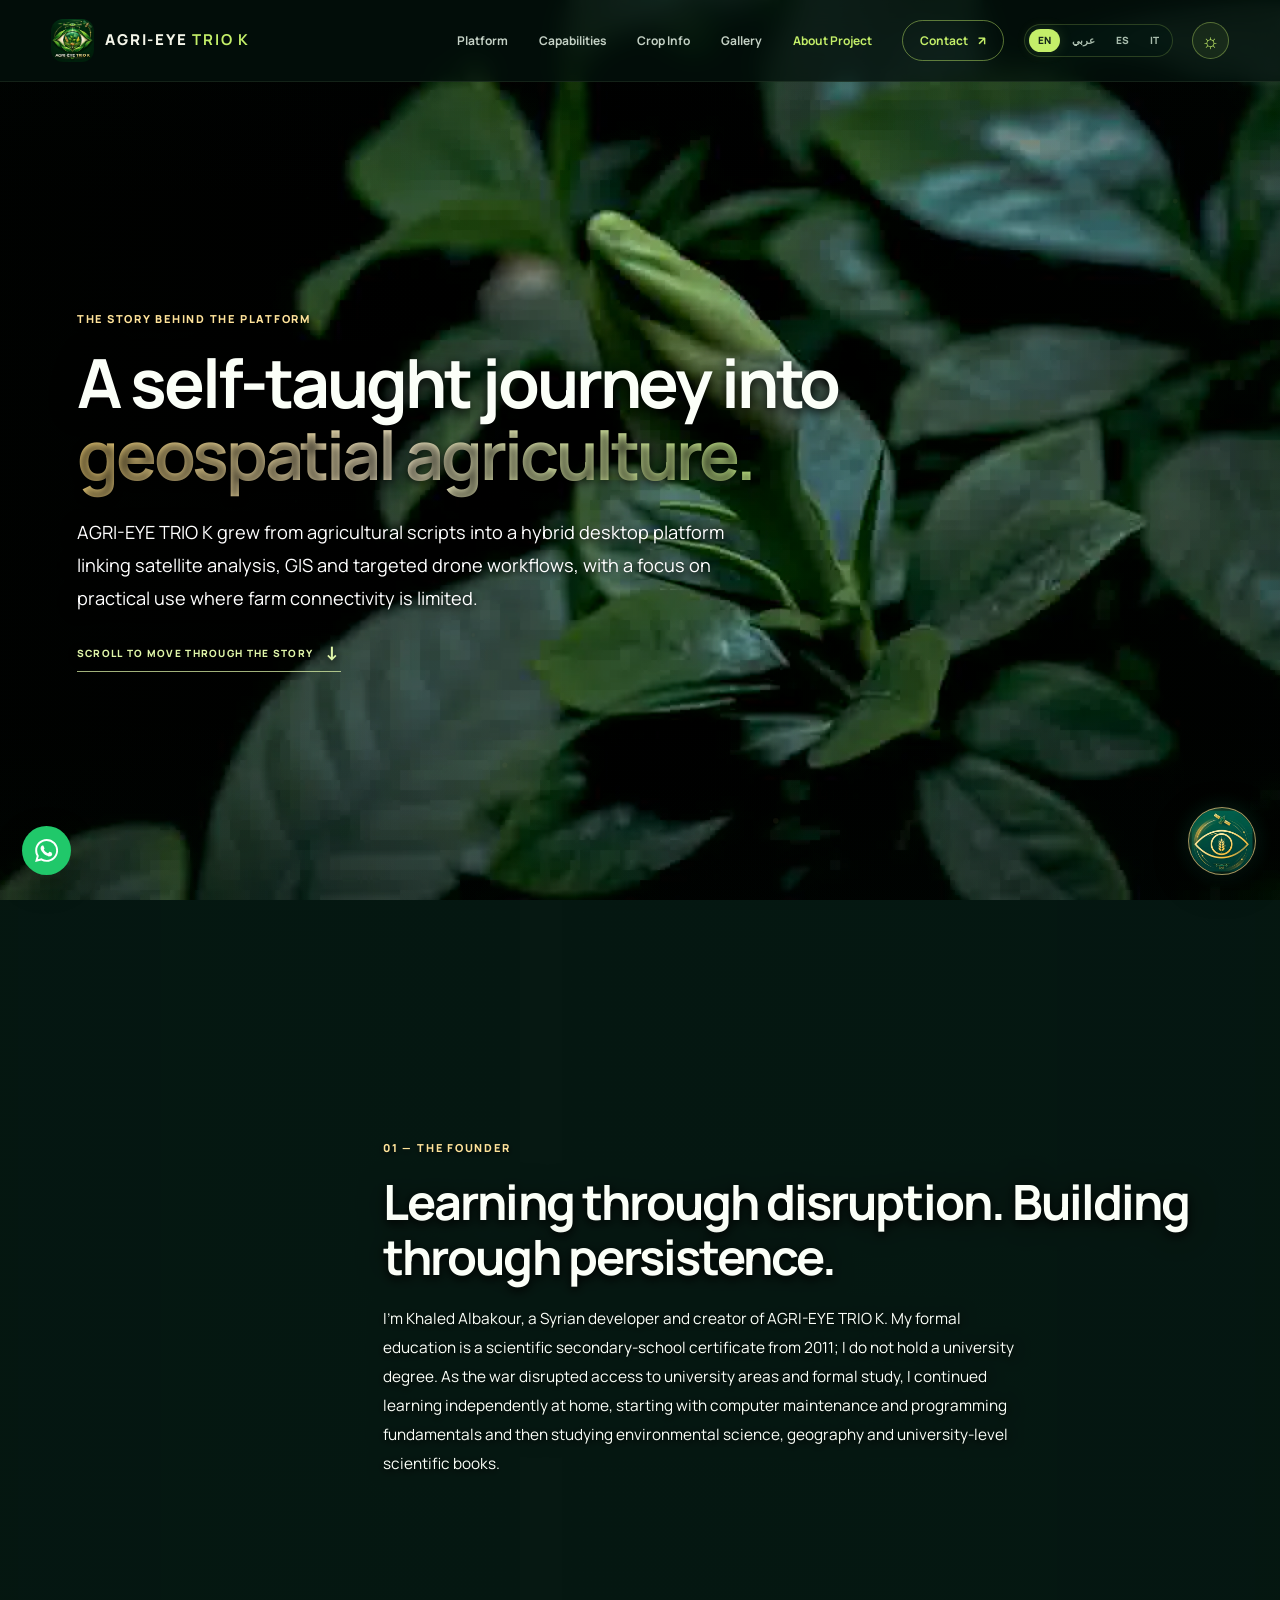
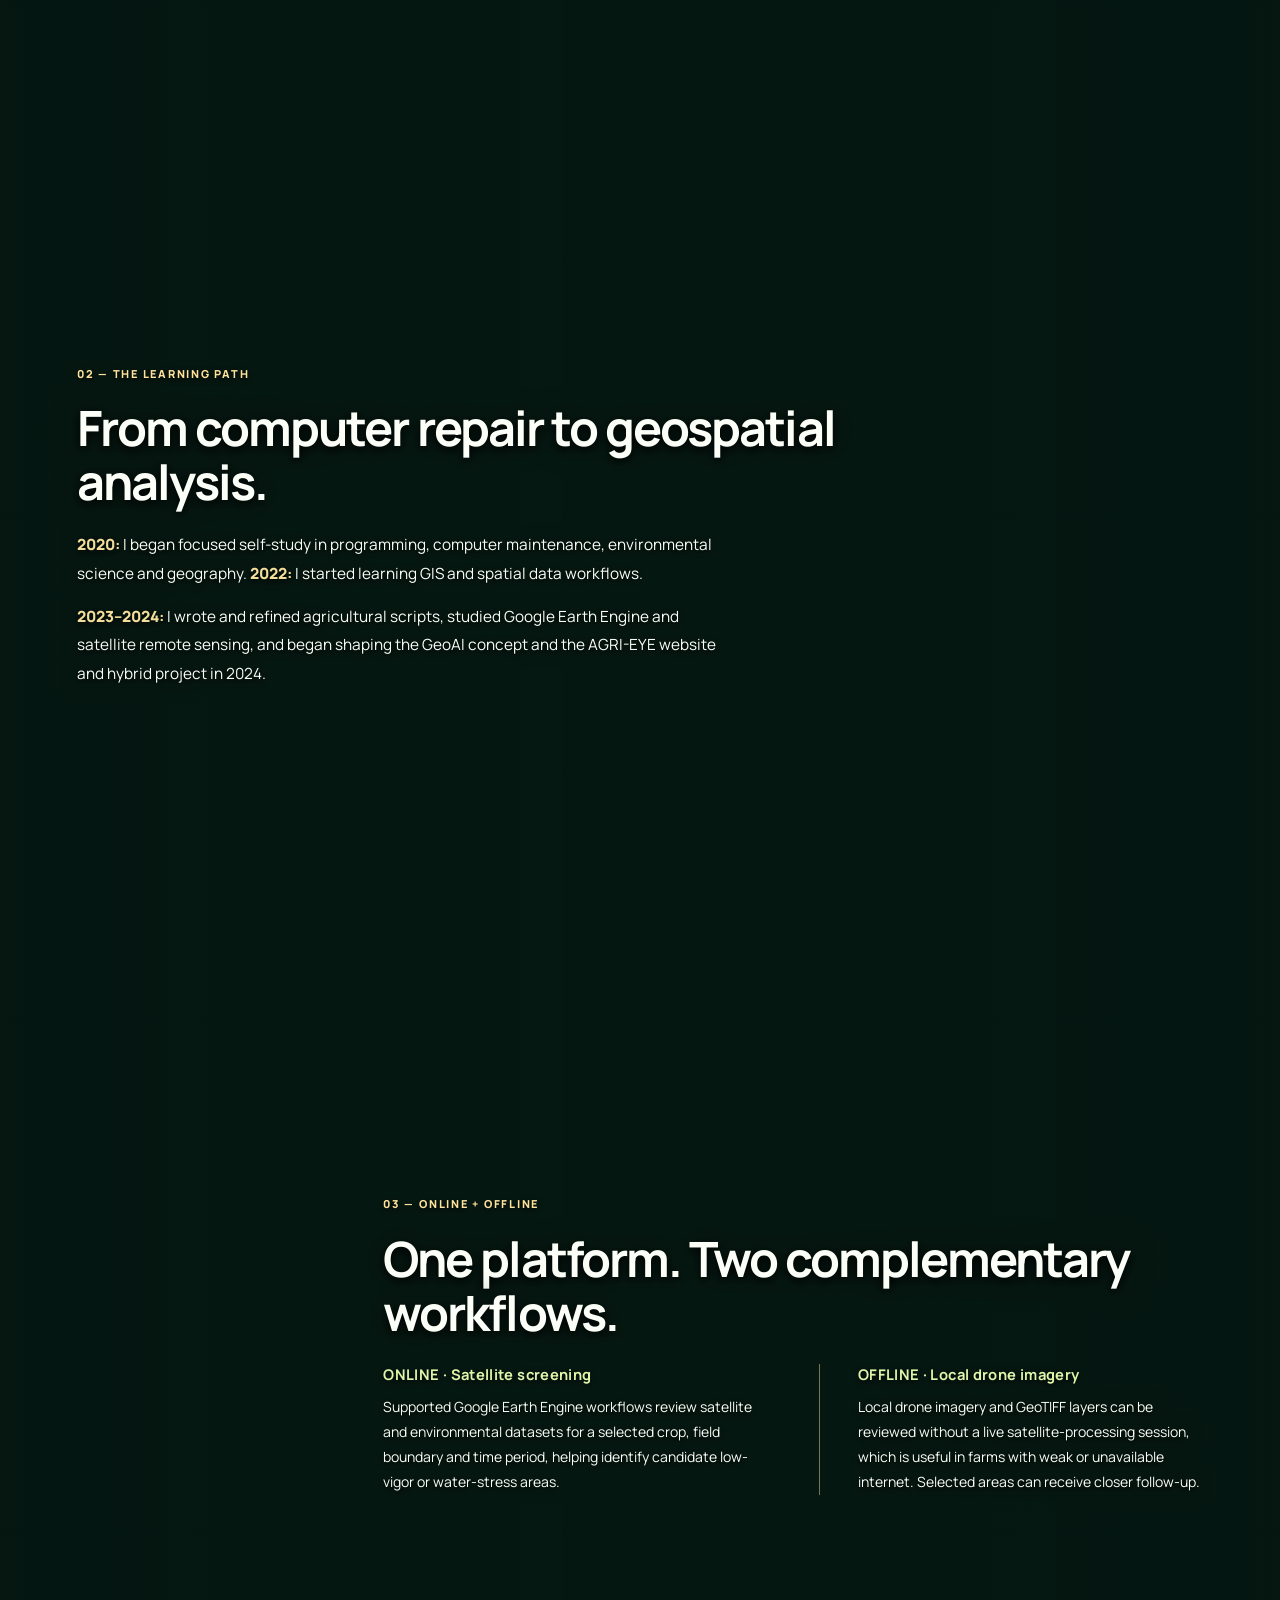
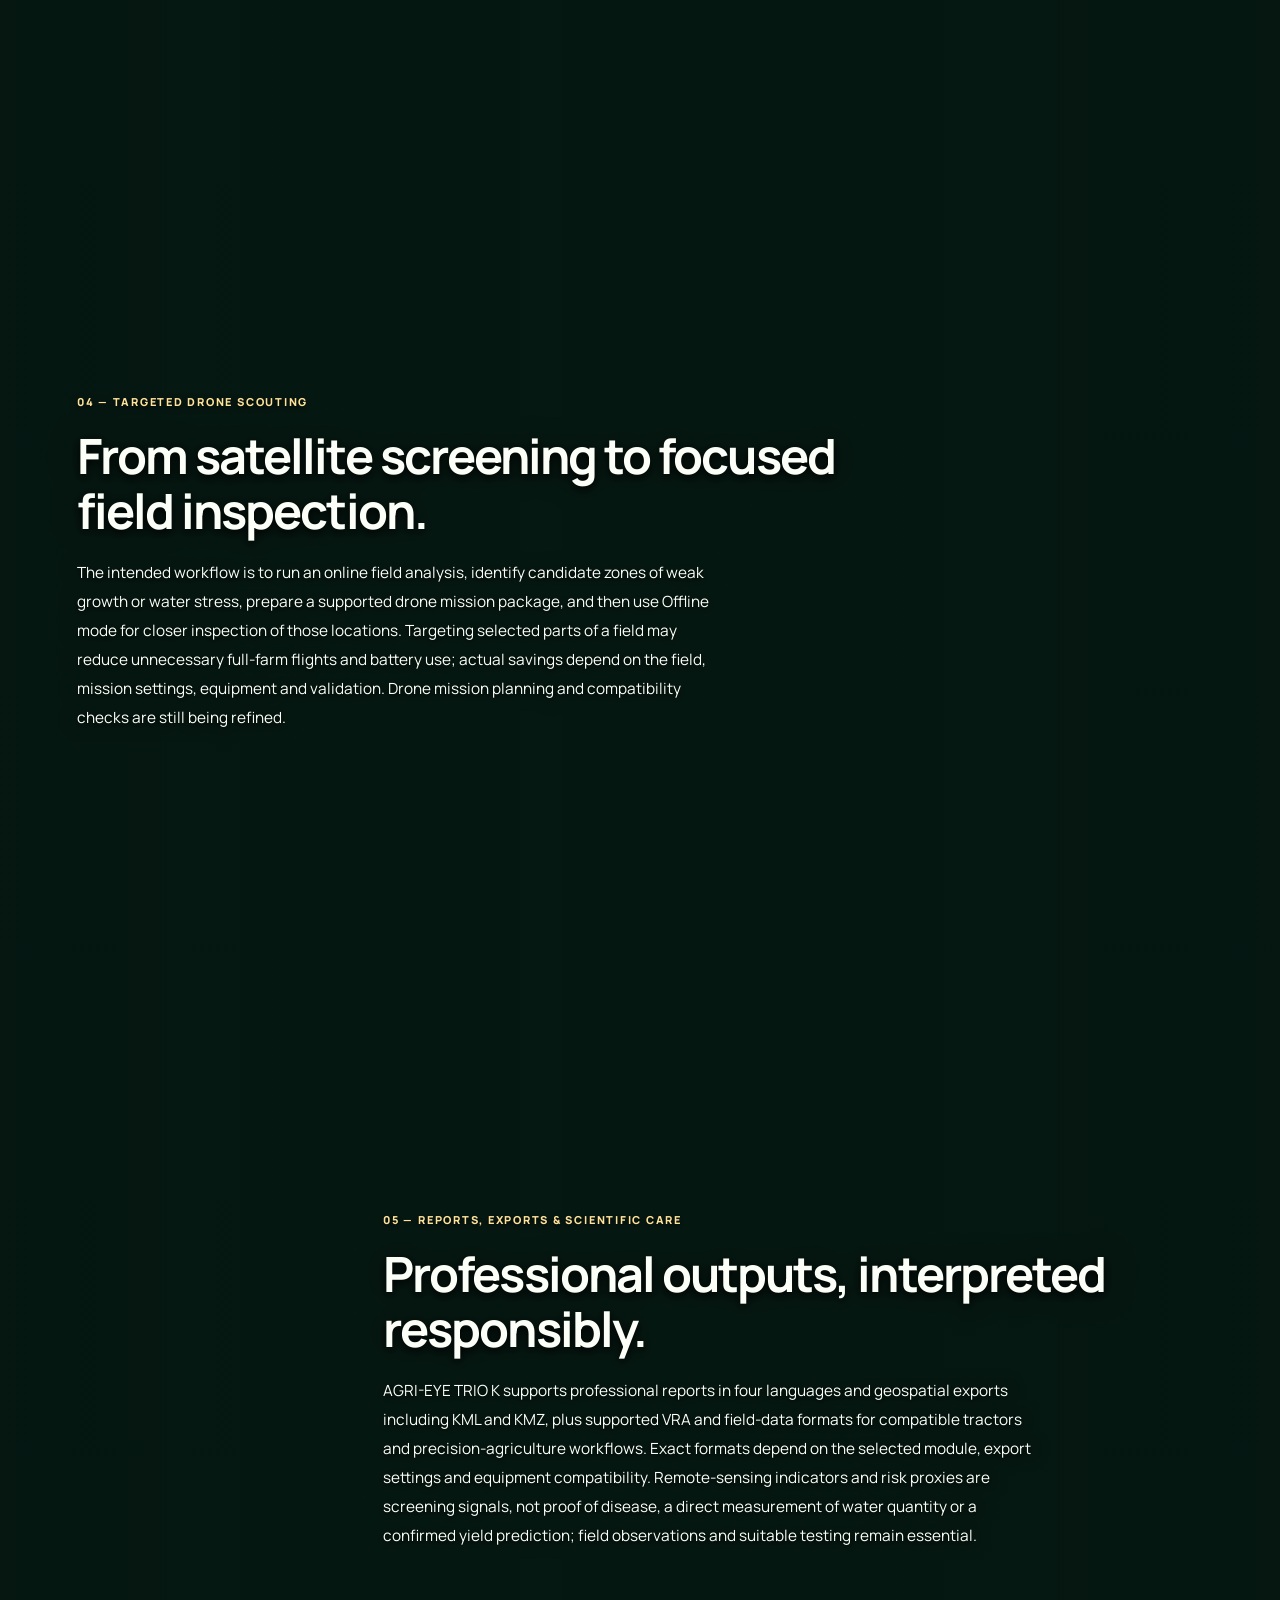
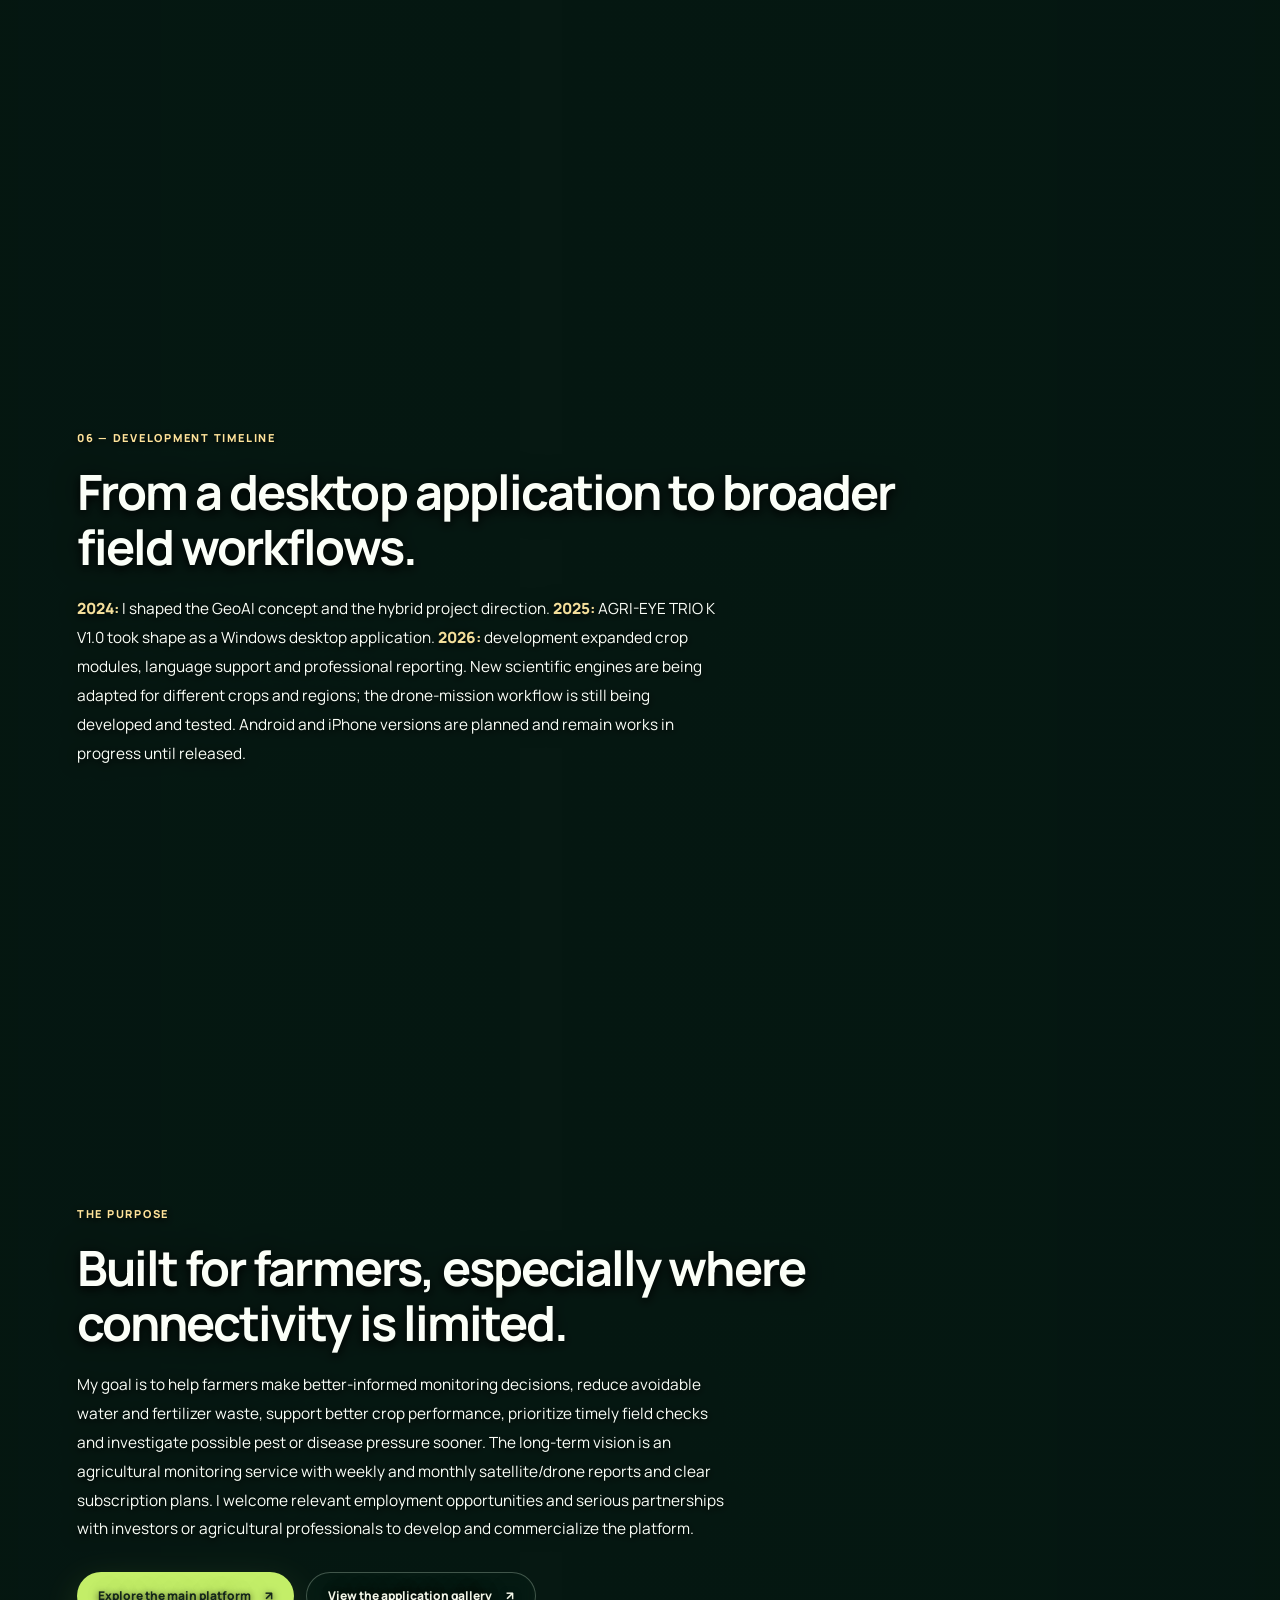
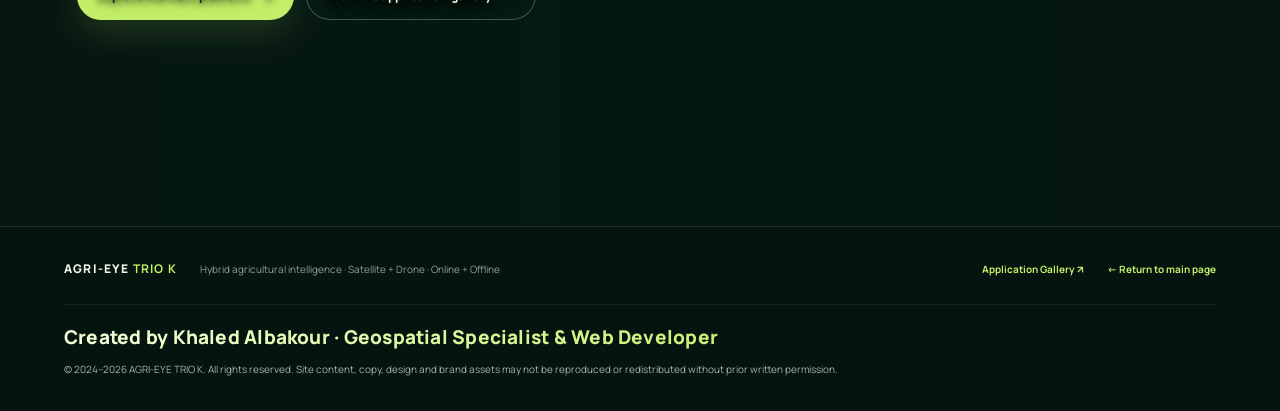
<file: about.html>
<!DOCTYPE html>
<html dir="ltr" lang="en">
<head>
<meta charset="utf-8" />
<meta name="viewport" content="width=device-width, initial-scale=1" />
<script>try{document.documentElement.dataset.theme=localStorage.getItem("agriEyeWebsiteTheme")==="light"?"light":"dark"}catch(e){document.documentElement.dataset.theme="dark"}</script>
<title>About the Project | AGRI-EYE TRIO K</title>
<meta name="description" content="Meet Khaled Albakour and explore the idea, workflow and responsible use behind AGRI-EYE TRIO K, a hybrid geospatial agricultural decision-support platform." />
<meta name="theme-color" content="#061812" />
<meta name="author" content="Khaled Albakour" />
<meta name="robots" content="index,follow,max-image-preview:large,max-snippet:-1,max-video-preview:-1" />
<link rel="canonical" href="https://YOUR-CLOUDFLARE-PROJECT.pages.dev/about.html" />
<meta property="og:type" content="website" />
<meta property="og:site_name" content="AGRI-EYE TRIO K" />
<meta property="og:url" content="https://YOUR-CLOUDFLARE-PROJECT.pages.dev/about.html" />
<meta property="og:title" content="About the Project | AGRI-EYE TRIO K" />
<meta property="og:description" content="Meet Khaled Albakour and explore the idea and workflow behind AGRI-EYE TRIO K." />
<meta property="og:image" content="https://YOUR-CLOUDFLARE-PROJECT.pages.dev/assets/images/og-card.webp" />
<meta property="og:image:secure_url" content="https://YOUR-CLOUDFLARE-PROJECT.pages.dev/assets/images/og-card.webp" />
<meta property="og:image:type" content="image/webp" />
<meta property="og:image:width" content="1200" />
<meta property="og:image:height" content="630" />
<meta property="og:image:alt" content="AGRI-EYE TRIO K hybrid agricultural intelligence platform" />
<meta property="og:locale" content="en_US" />
<meta name="twitter:card" content="summary_large_image" />
<meta name="twitter:title" content="About the Project | AGRI-EYE TRIO K" />
<meta name="twitter:description" content="Meet Khaled Albakour and explore the idea and workflow behind AGRI-EYE TRIO K." />
<meta name="twitter:image" content="https://YOUR-CLOUDFLARE-PROJECT.pages.dev/assets/images/og-card.webp" />
<link rel="icon" href="assets/images/favicon.ico" sizes="any" />
<link rel="icon" type="image/png" sizes="32x32" href="assets/images/favicon-32.png" />
<link rel="icon" type="image/png" sizes="16x16" href="assets/images/favicon-16.png" />
<link rel="apple-touch-icon" sizes="180x180" href="assets/images/apple-touch-icon.png" />
<link rel="manifest" href="site.webmanifest" />
<script type="application/ld+json">{"@context":"https://schema.org","@type":"AboutPage","name":"About the Project | AGRI-EYE TRIO K","description":"Meet Khaled Albakour and explore the idea, workflow and responsible use behind AGRI-EYE TRIO K.","url":"https://YOUR-CLOUDFLARE-PROJECT.pages.dev/about.html","image":"https://YOUR-CLOUDFLARE-PROJECT.pages.dev/assets/images/og-card.webp","inLanguage":["en","ar","es","it"],"about":{"@type":"SoftwareApplication","name":"AGRI-EYE TRIO K","applicationCategory":"BusinessApplication","operatingSystem":"Windows"},"author":{"@type":"Person","name":"Khaled Albakour"}}</script>
<link rel="preconnect" href="https://fonts.googleapis.com" />
<link rel="preconnect" href="https://fonts.gstatic.com" crossorigin />
<link href="https://fonts.googleapis.com/css2?family=DM+Sans:wght@400;500;600;700&family=Manrope:wght@400;500;600;700;800&display=swap" rel="stylesheet" />
<link href="assets/css/site.css?v=9" rel="stylesheet" />
</head>
<body class="about-page">
<div class="about-video-layer" aria-hidden="true">
  <video id="story-background-video-portrait" class="story-video story-video-portrait" muted playsinline preload="metadata" poster="assets/images/peanut-story-poster.webp" tabindex="-1" aria-hidden="true">
    <source src="assets/video/peanut-growth-scroll.mp4" type="video/mp4" />
  </video>
  <video id="story-background-video-landscape" class="story-video story-video-landscape" muted playsinline preload="metadata" poster="assets/images/peanut-story-landscape-poster.webp" tabindex="-1" aria-hidden="true">
    <source src="assets/video/peanut-growth-scroll-landscape.mp4" type="video/mp4" />
  </video>
  <div class="about-video-vignette"></div>
</div>
<div aria-label="Loading AGRI-EYE TRIO K" class="site-loader" id="site-loader" role="status"><div class="loader-stage"><div class="loader-orbit orbit-one"></div><div class="loader-orbit orbit-two"></div><div class="loader-orbit orbit-three"></div><div class="loader-core"><img alt="AGRI-EYE TRIO K logo" src="assets/images/app-emblem.webp" width="512" height="512" decoding="async" loading="eager" /></div></div><span class="loader-wordmark">AGRI-EYE <b>TRIO K</b></span><span class="loader-caption" data-i18n="loaderCaption">FIELD INTELLIGENCE LOADING</span></div>
<canvas aria-hidden="true" class="ambient-canvas" id="ambient-canvas"></canvas>
<header class="site-header" id="top">
  <a aria-label="AGRI-EYE TRIO K home" class="brand" href="index.html"><img alt="AGRI-EYE TRIO K logo" src="assets/images/agri-eye-trio-k-logo.webp" width="915" height="915" decoding="async" loading="eager" /><span>AGRI-EYE <b>TRIO K</b></span></a>
  <button aria-expanded="false" aria-label="Open navigation" data-i18n-aria="menuOpenAria" class="menu-toggle">☰</button>
  <nav aria-label="Main navigation" class="nav-links">
    <a data-i18n="navPlatform" href="index.html#platform">Platform</a>
    <a data-i18n="navCapabilities" href="index.html#capabilities">Capabilities</a>
    <a data-i18n="navCropInfo" href="index.html#crop-info">Crop Info</a>
    <a data-i18n="navGallery" href="gallery.html">Gallery</a>
    <a class="about-nav-current" aria-current="page" data-i18n="navAboutProject" href="about.html">About Project</a>
    <a class="nav-cta" data-i18n="navContact" href="index.html#contact">Contact <span>↗</span></a>
  </nav>
  <div aria-label="Choose language" data-i18n-aria="chooseLanguageAria" class="language-switch" role="group"><button aria-pressed="true" data-lang="en" type="button">EN</button><button aria-pressed="false" data-lang="ar" type="button">عربي</button><button aria-pressed="false" data-lang="es" type="button">ES</button><button aria-pressed="false" data-lang="it" type="button">IT</button></div>
  <button aria-label="Switch to light theme" class="theme-toggle" data-theme-toggle type="button" title="Switch to light theme"><span aria-hidden="true" data-theme-icon>☼</span></button>
</header>
<main class="about-story-main" id="about-story">
  <section class="about-scene about-scene-intro">
    <div class="about-story-copy about-story-copy-wide">
      <span class="about-overline" data-i18n="aboutHeroLabel">THE STORY BEHIND THE PLATFORM</span>
      <h1 data-i18n="aboutHeroHeading">A self-taught journey into <span class="text-gradient">geospatial agriculture.</span></h1>
      <p class="about-lead" data-i18n="aboutHeroLead">AGRI-EYE TRIO K grew from agricultural scripts into a hybrid desktop platform linking satellite analysis, GIS and targeted drone workflows, with a focus on practical use where farm connectivity is limited.</p>
      <a class="about-scroll-cue" href="#about-founder" data-i18n="aboutScrollCue">SCROLL TO MOVE THROUGH THE STORY <span aria-hidden="true">↓</span></a>
    </div>
  </section>
  <section class="about-scene about-align-right" id="about-founder">
    <div class="about-story-copy">
      <span class="about-overline" data-i18n="aboutFounderLabel">01 — THE FOUNDER</span>
      <h2 data-i18n="aboutFounderHeading">Learning through disruption. Building through persistence.</h2>
      <p data-i18n="aboutFounderText">I’m Khaled Albakour, a Syrian developer and creator of AGRI-EYE TRIO K. My formal education is a scientific secondary-school certificate from 2011; I do not hold a university degree. As the war disrupted access to university areas and formal study, I continued learning independently at home, starting with computer maintenance and programming fundamentals and then studying environmental science, geography and university-level scientific books.</p>
    </div>
  </section>
  <section class="about-scene about-align-left">
    <div class="about-story-copy">
      <span class="about-overline" data-i18n="aboutOriginLabel">02 — THE LEARNING PATH</span>
      <h2 data-i18n="aboutOriginHeading">From computer repair to geospatial analysis.</h2>
      <p data-i18n="aboutOriginText1"><strong>2020:</strong> I began focused self-study in programming, computer maintenance, environmental science and geography. <strong>2022:</strong> I started learning GIS and spatial data workflows.</p>
      <p data-i18n="aboutOriginText2"><strong>2023–2024:</strong> I wrote and refined agricultural scripts, studied Google Earth Engine and satellite remote sensing, and began shaping the GeoAI concept and the AGRI-EYE website and hybrid project in 2024.</p>
    </div>
  </section>
  <section class="about-scene about-align-right">
    <div class="about-story-copy about-story-copy-method">
      <span class="about-overline" data-i18n="aboutMethodLabel">03 — ONLINE + OFFLINE</span>
      <h2 data-i18n="aboutMethodHeading">One platform. Two complementary workflows.</h2>
      <div class="about-method-grid">
        <div class="about-method-block">
          <h3 data-i18n="aboutOnlineTitle">ONLINE · Satellite screening</h3>
          <p data-i18n="aboutOnlineText">Supported Google Earth Engine workflows review satellite and environmental datasets for a selected crop, field boundary and time period, helping identify candidate low-vigor or water-stress areas.</p>
        </div>
        <div class="about-method-block">
          <h3 data-i18n="aboutOfflineTitle">OFFLINE · Local drone imagery</h3>
          <p data-i18n="aboutOfflineText">Local drone imagery and GeoTIFF layers can be reviewed without a live satellite-processing session, which is useful in farms with weak or unavailable internet. Selected areas can receive closer follow-up.</p>
        </div>
      </div>
    </div>
  </section>
  <section class="about-scene about-align-left">
    <div class="about-story-copy">
      <span class="about-overline" data-i18n="aboutWorkflowLabel">04 — TARGETED DRONE SCOUTING</span>
      <h2 data-i18n="aboutWorkflowHeading">From satellite screening to focused field inspection.</h2>
      <p data-i18n="aboutWorkflowText">The intended workflow is to run an online field analysis, identify candidate zones of weak growth or water stress, prepare a supported drone mission package, and then use Offline mode for closer inspection of those locations. Targeting selected parts of a field may reduce unnecessary full-farm flights and battery use; actual savings depend on the field, mission settings, equipment and validation. Drone mission planning and compatibility checks are still being refined.</p>
    </div>
  </section>
  <section class="about-scene about-align-right">
    <div class="about-story-copy">
      <span class="about-overline" data-i18n="aboutScienceLabel">05 — REPORTS, EXPORTS & SCIENTIFIC CARE</span>
      <h2 data-i18n="aboutScienceHeading">Professional outputs, interpreted responsibly.</h2>
      <p data-i18n="aboutScienceText">AGRI-EYE TRIO K supports professional reports in four languages and geospatial exports including KML and KMZ, plus supported field-data formats for compatible tractors and precision-agriculture workflows. Exact formats depend on the selected module, export settings and equipment compatibility. Remote-sensing indicators and risk proxies are screening signals, not proof of disease, a direct measurement of water quantity or a confirmed yield prediction; field observations and suitable testing remain essential.</p>
    </div>
  </section>
  <section class="about-scene about-align-left">
    <div class="about-story-copy">
      <span class="about-overline" data-i18n="aboutVisionLabel">06 — DEVELOPMENT TIMELINE</span>
      <h2 data-i18n="aboutVisionHeading">From a desktop application to broader field workflows.</h2>
      <p data-i18n="aboutVisionText"><strong>2025:</strong> AGRI-EYE TRIO K took shape as a Windows desktop application. <strong>2026:</strong> development expanded crop modules, language support and professional reporting. New scientific engines are being adapted for different crops and regions; the drone-mission workflow is still being developed and tested. Android and iPhone versions are planned and remain works in progress until released.</p>
    </div>
  </section>
  <section class="about-scene about-scene-closing">
    <div class="about-story-copy about-story-copy-wide">
      <span class="about-overline" data-i18n="aboutClosingLabel">THE PURPOSE</span>
      <h2 data-i18n="aboutClosingHeading">Built for farmers, especially where connectivity is limited.</h2>
      <p data-i18n="aboutClosingText">My goal is to help farmers make better-informed monitoring decisions, reduce avoidable water and fertilizer waste, prioritize timely field checks and investigate possible pest or disease pressure sooner. The long-term vision is an agricultural monitoring service with weekly and monthly satellite/drone reports and clear subscription plans. I welcome relevant employment opportunities and serious partnerships with investors or agricultural professionals to validate, develop and responsibly commercialize the platform.</p>
      <div class="about-ending-actions"><a class="button button-lime" data-i18n="aboutHomeButton" href="index.html#platform">Explore the main platform <span>↗</span></a><a class="button button-glass" data-i18n="aboutGalleryButton" href="gallery.html">View the application gallery <span>↗</span></a></div>
    </div>
  </section>
</main>
<footer class="site-footer"><a class="footer-brand" href="index.html">AGRI-EYE <b>TRIO K</b></a><p data-i18n="footerTagline">Hybrid agricultural intelligence · Satellite + Drone · Online + Offline</p><a data-i18n="footerGalleryLink" href="gallery.html">Application Gallery ↗</a><a data-i18n="footerMainLink" href="index.html">← Main page</a><div class="creator-block"><p class="creator-credit" data-i18n="creatorCredit">Created by Khaled Albakour · Geospatial Specialist &amp; Web Developer</p><p class="creator-rights" data-i18n="creatorRights">© 2024–2026 AGRI-EYE TRIO K. All rights reserved.</p></div></footer>
<button aria-label="Back to top" class="float-btn back-top" data-i18n-aria="backTopAria" data-i18n-title="backTopTitle" title="Back to top" type="button">↑</button>
<a aria-label="Chat on WhatsApp" class="float-btn whatsapp" data-i18n-aria="whatsAppAria" data-i18n-title="whatsAppTitle" href="https://wa.me/963958687748" rel="noopener" target="_blank" title="WhatsApp"><svg aria-hidden="true" viewBox="0 0 24 24"><path d="M20.52 3.48A11.83 11.83 0 0 0 12.1 0C5.55 0 .22 5.32.22 11.87c0 2.09.55 4.13 1.6 5.93L.12 24l6.36-1.67a11.9 11.9 0 0 0 5.7 1.45h.01c6.55 0 11.88-5.33 11.88-11.88 0-3.17-1.24-6.15-3.55-8.42ZM12.19 21.8a9.9 9.9 0 0 1-5.04-1.38l-.36-.21-3.77.99 1.01-3.67-.24-.38a9.86 9.86 0 0 1-1.52-5.28c0-5.46 4.45-9.91 9.92-9.91a9.84 9.84 0 0 1 7.01 2.91 9.84 9.84 0 0 1 2.9 7.02c0 5.47-4.45 9.91-9.91 9.91Zm5.44-7.42c-.3-.15-1.77-.87-2.04-.97-.27-.1-.47-.15-.67.15-.2.3-.77.97-.94 1.17-.17.2-.35.22-.65.07-.3-.15-1.26-.46-2.4-1.47-.89-.79-1.49-1.77-1.67-2.07-.17-.3-.02-.46.13-.61.13-.13.3-.35.45-.52.1-.2.05-.37-.02-.52-.07-.15-.67-1.62-.92-2.22-.24-.58-.49-.5-.67-.51h-.57c-.2 0-.52.07-.79.37-.27.3-1.04 1.02-1.04 2.49s1.07 2.89 1.22 3.09c.15.2 2.1 3.21 5.08 4.5.71.31 1.26.5 1.69.64.71.23 1.36.2 1.87.12.57-.08 1.77-.72 2.02-1.42.25-.7.25-1.3.17-1.42-.08-.12-.27-.2-.57-.35Z"/></svg></a>
<button aria-label="Open AGRI-EYE TRIO K emblem" class="floating-emblem" type="button" title="AGRI-EYE TRIO K"><img alt="AGRI-EYE TRIO K" src="assets/images/app-emblem.webp" width="512" height="512" decoding="async" loading="eager" /></button>
<div class="emblem-modal" id="emblem-modal" aria-hidden="true"><div class="emblem-modal-backdrop" data-emblem-close></div><div class="emblem-modal-card" role="dialog" aria-modal="true" aria-label="AGRI-EYE TRIO K creator card"><button class="emblem-modal-close" type="button" data-emblem-close aria-label="Close">×</button><div class="emblem-modal-rings" aria-hidden="true"><span></span><span></span><span></span></div><img class="emblem-modal-image" src="assets/images/app-emblem.webp" alt="AGRI-EYE TRIO K emblem" width="512" height="512" /><p class="emblem-modal-credit" data-i18n="modalCreatorName">Created by Khaled Albakour</p><p class="emblem-modal-role" data-i18n="modalCreatorRole">Geospatial Specialist &amp; Web Developer</p></div></div>
<script src="assets/js/site.js?v=9"></script>
</body>
</html>
</file>
<file: assets/css/site.css>
/* AGRI-EYE TRIO K website system — forest green, emerald, crop lime and soft gold */
:root{--bg:#061812;--bg2:#09231b;--panel:#0c2b21;--panel2:#103529;--line:rgba(198,225,185,.14);--text:#f4f5e9;--muted:#a7b8ac;--lime:#c4ef69;--emerald:#27a878;--gold:#d6bd78;--radius:22px;--shadow:0 24px 70px rgba(0,0,0,.32);--font:'Manrope','DM Sans',sans-serif}
*{box-sizing:border-box;margin:0;padding:0}html{scroll-behavior:smooth;scroll-padding-top:90px}body{background:var(--bg);color:var(--text);font-family:var(--font);line-height:1.65;overflow-x:hidden;-webkit-font-smoothing:antialiased}body:before{content:"";position:fixed;inset:0;pointer-events:none;z-index:-1;background:radial-gradient(ellipse at 80% 0%,rgba(39,168,120,.11),transparent 45%),radial-gradient(ellipse at 0% 55%,rgba(198,239,105,.045),transparent 35%)}a{color:inherit;text-decoration:none}img{display:block;max-width:100%}button{font:inherit;color:inherit;cursor:pointer}::selection{background:var(--lime);color:#102318}.top-glow{position:absolute;top:0;left:15%;width:70%;height:500px;pointer-events:none;background:radial-gradient(ellipse,rgba(39,168,120,.12),transparent 68%);z-index:-1}.site-header{height:82px;position:sticky;top:0;z-index:50;display:flex;align-items:center;justify-content:space-between;padding:0 max(4vw,22px);background:rgba(5,22,16,.78);border-bottom:1px solid rgba(197,235,174,.09);backdrop-filter:blur(18px)}.brand{display:flex;align-items:center;gap:11px;font-size:15px;letter-spacing:.12em;font-weight:800;white-space:nowrap}.brand img{width:43px;height:43px;object-fit:cover;border-radius:12px}.brand b,.footer-brand b{color:var(--lime)}.nav-links{display:flex;align-items:center;gap:clamp(15px,2.4vw,34px);font-size:12px;font-weight:700;color:#c4d1c5}.nav-links a{transition:color .2s}.nav-links a:hover{color:var(--lime)}.nav-cta{border:1px solid rgba(196,239,105,.45);padding:10px 17px;border-radius:99px;color:var(--lime)!important}.nav-cta span{margin-left:8px}.menu-toggle{display:none;border:1px solid var(--line);border-radius:12px;padding:7px 12px;background:var(--panel)}.hero{position:relative;isolation:isolate;overflow:hidden;background:#0a2018;line-height:0}.hero-art{position:relative;width:100%;height:auto;object-fit:contain;object-position:center;z-index:0}.hero-shade{position:absolute;inset:65% 0 0;z-index:1;background:linear-gradient(0deg,rgba(4,22,15,.55),transparent);pointer-events:none}.hero-content{display:none}.eyebrow,.section-kicker,.mini-label{font-size:10px;font-weight:800;letter-spacing:.17em;color:var(--lime)}.eyebrow{display:flex;align-items:center;gap:10px;margin-bottom:24px}.live-dot{width:7px;height:7px;border-radius:50%;background:var(--lime);box-shadow:0 0 15px var(--lime)}h1,h2,h3{font-weight:700;line-height:1.12;letter-spacing:-.045em}h1{font-size:clamp(43px,6.5vw,84px);max-width:830px}h1 em{font-style:normal;color:var(--lime)}.hero-copy{font-size:clamp(15px,1.5vw,18px);max-width:570px;color:#d0ded1;margin:25px 0 32px}.hero-actions{display:flex;gap:12px;flex-wrap:wrap}.button{display:inline-flex;align-items:center;justify-content:center;gap:14px;padding:13px 21px;border-radius:99px;font-size:12px;font-weight:800;transition:transform .25s,box-shadow .25s,background .25s}.button:hover{transform:translateY(-3px)}.button-lime{background:var(--lime);color:#14261a;box-shadow:0 12px 35px rgba(196,239,105,.15)}.button-lime:hover{box-shadow:0 16px 40px rgba(196,239,105,.27)}.button-glass{border:1px solid rgba(220,239,217,.28);background:rgba(7,32,23,.45);color:#f2f6e8;backdrop-filter:blur(8px)}.button-glass:hover{border-color:var(--lime)}.hero-proof{display:flex;align-items:center;gap:17px;margin-top:54px;color:#d5e0d0;font-size:9px;letter-spacing:.16em;font-weight:700}.hero-proof i{height:1px;width:35px;background:var(--lime);opacity:.6}.hero-scroll{position:absolute;z-index:2;right:5%;bottom:18px;display:flex;align-items:center;gap:15px;font-size:9px;letter-spacing:.17em;color:#f1f7e8}.hero-scroll span{color:var(--lime);font-size:20px}.section-pad{padding:105px max(5vw,22px)}.section-kicker{display:flex;align-items:center;justify-content:space-between;padding-bottom:19px;border-bottom:1px solid var(--line);margin-bottom:42px}.section-kicker span{color:#799386;font-size:9px}.intro-grid{display:grid;grid-template-columns:1fr 1fr;gap:8%;align-items:start}.intro h2,.section-heading h2,.crop-heading h2,.video-heading h2,.contact-copy h2{font-size:clamp(35px,4.5vw,58px)}.text-gradient{background:linear-gradient(105deg,#d7f4a2 0%,var(--lime) 45%,#8fcea7 100%);-webkit-background-clip:text;background-clip:text;color:transparent}.intro-text{font-size:15px;color:#d4e0d4}.intro-text p+p{margin-top:17px}.muted{color:#829b8c;font-size:12px}.mode-grid{display:grid;grid-template-columns:repeat(3,1fr);gap:15px;margin-top:58px}.mode-card{padding:29px;border:1px solid var(--line);background:linear-gradient(145deg,rgba(17,57,42,.8),rgba(8,31,23,.78));border-radius:var(--radius);min-height:270px;position:relative;overflow:hidden}.mode-card:after{content:"";position:absolute;width:140px;height:140px;right:-60px;bottom:-70px;border-radius:50%;background:rgba(196,239,105,.055)}.mode-featured{border-color:rgba(196,239,105,.34);background:linear-gradient(145deg,rgba(35,105,70,.55),rgba(8,31,23,.86))}.mode-icon{font-size:31px;color:var(--lime);margin-bottom:25px}.mini-label{display:block;color:#89b39b;font-size:9px;letter-spacing:.14em}.mode-card h3{font-size:21px;margin:12px 0}.mode-card p,.cap-item p{font-size:12px;color:#a9bdb0}.tag-row{display:flex;gap:6px;flex-wrap:wrap;margin-top:22px}.tag-row span,.crop-pills span{border:1px solid rgba(196,239,105,.19);border-radius:99px;padding:5px 9px;color:#c3d5c4;font-size:9px}.capabilities{background:linear-gradient(180deg,rgba(12,43,32,.45),rgba(5,24,17,.2));border-top:1px solid rgba(255,255,255,.025);border-bottom:1px solid rgba(255,255,255,.025)}.section-heading{display:flex;align-items:end;justify-content:space-between;gap:40px;margin-bottom:48px}.section-heading>p{max-width:330px;color:var(--muted);font-size:13px}.cap-grid{display:grid;grid-template-columns:repeat(2,1fr);gap:0 55px}.cap-item{display:grid;grid-template-columns:48px 1fr;gap:17px;padding:25px 0;border-top:1px solid var(--line)}.cap-number{font-size:11px;color:var(--lime);font-weight:800;padding-top:4px}.cap-item h3{font-size:18px;margin-bottom:9px}.crop-heading,.video-heading{display:flex;justify-content:space-between;align-items:end;gap:30px;margin-bottom:35px}.crop-heading p,.video-heading p{color:var(--muted);font-size:13px;margin-top:15px}.slider-controls{display:flex;gap:9px}.slider-btn{width:45px;height:45px;border-radius:50%;border:1px solid rgba(196,239,105,.35);color:var(--lime);background:rgba(196,239,105,.05);font-size:20px;transition:.2s}.slider-btn:hover{background:var(--lime);color:#122619}.crop-track{display:flex;gap:19px;overflow-x:auto;scroll-snap-type:x mandatory;scrollbar-width:none;padding:4px 2px 20px;overscroll-behavior-inline:contain}.crop-track::-webkit-scrollbar{display:none}.crop-card{flex:0 0 clamp(245px,27vw,315px);scroll-snap-align:start;border:1px solid var(--line);border-radius:20px;overflow:hidden;background:#0a281e;transition:transform .3s,border-color .3s}.crop-card:hover{transform:translateY(-5px);border-color:rgba(196,239,105,.4)}.crop-photo{height:390px;position:relative;overflow:hidden;background:#173d2a}.crop-photo:after{content:"";position:absolute;inset:40% 0 0;background:linear-gradient(0deg,rgba(4,19,13,.72),transparent)}.crop-photo img{width:100%;height:100%;object-fit:cover;object-position:center;transition:transform .6s}.crop-card:hover .crop-photo img{transform:scale(1.045)}.crop-code{position:absolute;z-index:2;left:15px;bottom:16px;font-size:9px;letter-spacing:.14em;color:white;font-weight:800}.crop-content{padding:21px 20px 23px}.crop-type{color:var(--lime);font-size:9px;letter-spacing:.16em;font-weight:800}.crop-content h3{font-size:24px;margin:7px 0 12px}.crop-content p{color:#adbfaf;font-size:11.5px;line-height:1.75;min-height:143px}.crop-pills{display:flex;flex-wrap:wrap;gap:6px;margin-top:17px}.crop-pills span{font-size:8px}.slider-progress{height:2px;background:rgba(255,255,255,.08);margin-top:13px}.slider-progress span{display:block;width:14%;height:100%;background:var(--lime);transition:width .2s}.micro-note{color:#7f9889;font-size:10px;margin-top:14px}.visual-band{height:440px;position:relative;display:flex;align-items:center;overflow:hidden}.visual-band>img{position:absolute;inset:0;width:100%;height:100%;object-fit:cover;object-position:center 53%;filter:saturate(.85)}.visual-overlay{position:absolute;inset:0;background:linear-gradient(90deg,rgba(4,22,15,.94),rgba(4,22,15,.57) 60%,rgba(4,22,15,.23)),linear-gradient(0deg,rgba(4,22,15,.55),transparent)}.visual-copy{position:relative;width:min(1200px,90%);margin:auto}.visual-copy h2{font-size:clamp(34px,4.5vw,58px);margin:15px 0 25px}.text-link{font-size:12px;color:var(--lime);font-weight:800;border-bottom:1px solid rgba(196,239,105,.35);padding-bottom:8px}.text-link span{margin-left:12px}.contact-section{padding-top:90px;padding-bottom:90px}.contact-panel{display:grid;grid-template-columns:1.2fr .8fr;align-items:center;min-height:400px;padding:clamp(28px,5vw,65px);border:1px solid rgba(196,239,105,.2);border-radius:28px;background:radial-gradient(ellipse at 85% 20%,rgba(39,168,120,.16),transparent 50%),linear-gradient(135deg,#0c3023,#081d15);overflow:hidden}.contact-copy .section-kicker{max-width:600px;margin-bottom:29px}.contact-copy h2{margin-bottom:20px}.contact-copy>p{max-width:440px;color:#afc2b2;font-size:13px}.contact-links{display:flex;flex-direction:column;align-items:flex-start;gap:12px;margin-top:28px}.contact-links a{font-size:12px;font-weight:700;color:#d8e8d6;border-bottom:1px solid rgba(196,239,105,.24);padding-bottom:6px}.contact-links a span{color:var(--lime);margin-left:10px}.contact-mark{display:flex;justify-content:center;align-items:center}.contact-mark img{width:min(310px,100%);border-radius:25px;mix-blend-mode:screen;filter:drop-shadow(0 0 35px rgba(39,168,120,.15))}.site-footer{padding:32px max(5vw,22px);border-top:1px solid var(--line);display:flex;align-items:center;gap:23px;flex-wrap:wrap;color:#8ea495;font-size:10px}.footer-brand{font-weight:800;letter-spacing:.1em;color:var(--text);font-size:12px}.site-footer p{flex:1}.site-footer>a:not(.footer-brand){color:var(--lime);font-weight:700}.copyright{width:100%;padding-top:15px;border-top:1px solid rgba(255,255,255,.06);font-size:9px;color:#6f8879}.float-btn{position:fixed;z-index:60;left:22px;width:49px;height:49px;display:flex;align-items:center;justify-content:center;border-radius:50%;box-shadow:0 10px 30px rgba(0,0,0,.32);transition:transform .2s,opacity .2s}.float-btn:hover{transform:translateY(-3px)}.back-top{bottom:91px;background:#153c2b;border:1px solid rgba(196,239,105,.35);color:var(--lime);font-size:24px;opacity:0;pointer-events:none}.back-top.visible{opacity:1;pointer-events:auto}.whatsapp{bottom:25px;background:#20c86a;color:#fff}.whatsapp svg{width:23px;height:23px;fill:currentColor}
/* Gallery page */
.gallery-hero{position:relative;min-height:480px;display:flex;align-items:center;padding:80px max(5vw,22px);overflow:hidden;border-bottom:1px solid var(--line)}.gallery-hero-bg{position:absolute;inset:0;background:radial-gradient(ellipse at 80% 45%,rgba(39,168,120,.2),transparent 43%),linear-gradient(110deg,#061812,#0b3022 65%,#071c14)}.gallery-hero-inner{position:relative;max-width:780px}.gallery-hero h1{font-size:clamp(43px,6vw,76px)}.gallery-hero p{max-width:560px;color:#b5c8b7;margin:22px 0 28px}.gallery-hero-logo{position:absolute;right:7%;bottom:12%;width:clamp(120px,19vw,245px);opacity:.85;filter:drop-shadow(0 15px 35px rgba(0,0,0,.4))}.gallery-hero-logo img{width:100%;object-fit:contain}.video-section{padding-bottom:65px}.video-chip{border:1px solid rgba(196,239,105,.27);color:var(--lime);padding:9px 13px;border-radius:99px;font-size:9px;letter-spacing:.1em;white-space:nowrap}.video-frame{position:relative;aspect-ratio:16/9;max-height:700px;background:#06120d;border:1px solid rgba(196,239,105,.24);border-radius:22px;overflow:hidden;box-shadow:var(--shadow)}.video-frame video{position:absolute;inset:0;width:100%;height:100%;object-fit:contain;background:#020805}.video-empty{position:absolute;inset:0;display:flex;align-items:center;justify-content:center;flex-direction:column;gap:10px;background:linear-gradient(120deg,rgba(5,25,17,.8),rgba(7,32,22,.67));text-align:center;padding:24px;pointer-events:none;transition:opacity .3s}.video-empty.hidden{opacity:0;visibility:hidden}.video-empty strong{font-size:20px}.video-empty span,.video-empty small{color:#a9c0ae;font-size:11px}.video-empty code,.micro-note code{color:var(--lime)}.play-outline{width:55px;height:55px;border:1px solid var(--lime);color:var(--lime);border-radius:50%;display:grid;place-items:center;padding-left:4px;margin-bottom:5px}.video-controls{position:absolute;bottom:0;left:0;right:0;display:flex;align-items:center;gap:9px;padding:15px;background:linear-gradient(0deg,rgba(2,12,7,.94),transparent);z-index:3}.video-controls button{border:1px solid rgba(196,239,105,.3);background:rgba(6,31,20,.85);padding:8px 13px;border-radius:99px;color:var(--lime);font-size:10px;font-weight:800}.video-status{margin-left:auto;font-size:8px;letter-spacing:.12em;color:#a1b6a5}.screenshot-grid{display:grid;grid-template-columns:repeat(2,minmax(0,1fr));gap:25px}.shot-card{border:1px solid var(--line);border-radius:18px;overflow:hidden;background:rgba(10,39,28,.65)}.shot-wide{grid-column:span 2}.shot-image{width:100%;aspect-ratio:16/9;display:block;position:relative;overflow:hidden;background:#07170f}.shot-image img{width:100%;height:100%;object-fit:cover;transition:transform .45s}.shot-image:hover img{transform:scale(1.025)}.shot-image:after{content:"";position:absolute;inset:50% 0 0;background:linear-gradient(0deg,rgba(2,14,8,.65),transparent);pointer-events:none}.shot-image>span{position:absolute;right:15px;bottom:12px;z-index:2;color:#f2f7e8;font-size:10px;font-weight:800}.shot-caption{padding:20px 22px 23px;display:flex;justify-content:space-between;gap:20px;align-items:start}.shot-caption h3{font-size:18px;margin-top:7px}.shot-caption>p{max-width:245px;color:#91a999;font-size:11px}.gallery-back{display:flex;gap:12px;justify-content:center;margin-top:48px}.mini-crop-grid{display:grid;grid-template-columns:repeat(5,1fr);gap:13px}.mini-crop-grid a{height:190px;position:relative;border-radius:15px;overflow:hidden;border:1px solid var(--line)}.mini-crop-grid img{width:100%;height:100%;object-fit:cover;transition:transform .4s}.mini-crop-grid a:hover img{transform:scale(1.06)}.mini-crop-grid a:after{content:"";position:absolute;inset:35% 0 0;background:linear-gradient(0deg,rgba(3,17,10,.9),transparent)}.mini-crop-grid a span{position:absolute;bottom:13px;left:14px;z-index:1;font-size:11px;font-weight:800}.lightbox{position:fixed;inset:0;background:rgba(1,8,5,.95);z-index:100;display:none;align-items:center;justify-content:center;padding:65px 70px}.lightbox.open{display:flex}.lightbox img{max-width:min(1100px,90vw);max-height:82vh;object-fit:contain;box-shadow:0 15px 70px #000}.lightbox button{position:absolute;border:1px solid rgba(196,239,105,.3);background:#0a2a1d;color:var(--lime);border-radius:50%;width:43px;height:43px;font-size:22px}.lightbox-close{top:22px;right:24px}.lightbox-prev{left:22px;top:50%}.lightbox-next{right:22px;top:50%}.lightbox-count{position:absolute;bottom:18px;color:#9eb5a2;font-size:11px}
@media(max-width:900px){.nav-links{gap:15px}.nav-links a{font-size:11px}.section-pad{padding-top:78px;padding-bottom:78px}.mode-grid{gap:10px}.mode-card{padding:23px}.crop-card{flex-basis:290px}.contact-mark img{width:240px}.mini-crop-grid{grid-template-columns:repeat(3,1fr)}}
@media(max-width:680px){.site-header{height:70px;padding:0 18px}.brand{font-size:12px;letter-spacing:.08em}.brand img{width:38px;height:38px}.menu-toggle{display:block}.nav-links{display:none;position:absolute;top:69px;left:0;right:0;padding:18px 22px 23px;background:rgba(5,22,16,.98);border-bottom:1px solid var(--line);flex-direction:column;align-items:stretch;gap:0}.nav-links.open{display:flex}.nav-links a{padding:13px 4px;font-size:13px}.nav-cta{margin-top:7px;text-align:center}.hero-art{opacity:1}.hero-proof{gap:9px;flex-wrap:wrap;margin-top:40px}.hero-proof i{width:17px}.section-pad{padding:67px 20px}.section-kicker{font-size:9px;margin-bottom:29px}.intro-grid{grid-template-columns:1fr;gap:20px}.mode-grid{grid-template-columns:1fr}.mode-card{min-height:0}.section-heading,.crop-heading,.video-heading{align-items:start;flex-direction:column;gap:19px}.section-heading>p{max-width:500px}.cap-grid{grid-template-columns:1fr}.cap-item{padding:21px 0}.crop-heading{position:relative}.slider-controls{align-self:flex-end}.crop-card{flex-basis:80vw;max-width:320px}.crop-photo{height:350px}.crop-content p{min-height:unset}.visual-band{height:390px}.contact-panel{grid-template-columns:1fr;padding:28px 23px}.contact-mark{display:none}.contact-links a{font-size:11px;overflow-wrap:anywhere}.site-footer{gap:14px;align-items:flex-start;flex-direction:column}.copyright{margin-top:6px}.float-btn{left:15px;width:45px;height:45px}.whatsapp{bottom:18px}.back-top{bottom:75px}.gallery-hero{min-height:520px;padding:68px 22px}.gallery-hero-logo{width:110px;right:20px;bottom:22px;opacity:.5}.gallery-hero-inner{padding-bottom:45px}.video-chip{align-self:flex-start}.video-frame{aspect-ratio:16/9;border-radius:13px}.video-controls{padding:8px;gap:6px}.video-controls button{padding:7px 10px;font-size:9px}.video-status{font-size:7px}.video-empty strong{font-size:15px}.video-empty span,.video-empty small{font-size:9px}.play-outline{width:39px;height:39px}.screenshot-grid{grid-template-columns:1fr;gap:17px}.shot-wide{grid-column:auto}.shot-caption{padding:16px;flex-direction:column;gap:8px}.shot-caption>p{max-width:none}.gallery-back{flex-direction:column}.gallery-back .button{width:100%}.mini-crop-grid{grid-template-columns:repeat(2,1fr);gap:10px}.mini-crop-grid a{height:165px}.lightbox{padding:55px 12px}.lightbox img{max-width:96vw;max-height:78vh}.lightbox-prev{left:7px}.lightbox-next{right:7px}}
@media(prefers-reduced-motion:reduce){*,*:before,*:after{scroll-behavior:auto!important;transition:none!important;animation:none!important}}

/* AGRI-EYE TRIO K V2 website polish: full-viewport hero, motion, founder, languages and loading state */
body{background:#061812;position:relative}
.site-header{position:sticky;top:0;z-index:50}main,.site-footer{position:relative;z-index:1}
.ambient-canvas{position:fixed;inset:0;width:100%;height:100%;z-index:0;pointer-events:none;opacity:.68}
.hero{height:min(88vh,940px);min-height:500px;width:100%;background:#061812;display:block}
.hero-art{position:absolute;inset:0;width:100%;height:100%;object-fit:cover;object-position:center;}
.hero-shade{inset:70% 0 0;z-index:1;background:linear-gradient(0deg,rgba(3,17,11,.42),transparent)}
.hero-scroll{bottom:21px}
.crop-content p{font-size:13.4px;line-height:1.8;min-height:178px;color:#c0d0c2}
.crop-content h3{font-size:25px}
.crop-content{padding:23px 21px 25px}
.crop-pills span{font-size:9px}
.crop-card{background:rgba(8,34,24,.94)}
/* Trilingual language selector */
.language-switch{display:inline-flex;align-items:center;gap:3px;margin-left:2px;padding:4px;border:1px solid rgba(196,239,105,.2);border-radius:99px;background:rgba(5,24,17,.55);white-space:nowrap}
.language-switch button{border:0;background:transparent;color:#a9bdad;border-radius:99px;padding:6px 9px;font-family:var(--font);font-size:10px;font-weight:800;line-height:1.1;transition:background .2s,color .2s,box-shadow .2s}
.language-switch button[aria-pressed="true"]{background:var(--lime);color:#14261a;box-shadow:0 0 14px rgba(196,239,105,.15)}
.language-switch button:hover{color:#fff}
/* Slow ambient glows and gold dust */
.story-section{position:relative;isolation:isolate;overflow:hidden}
.story-section:before{content:"";position:absolute;z-index:-1;inset:8% -6%;pointer-events:none;background:radial-gradient(ellipse at 12% 30%,rgba(39,168,120,.09),transparent 33%),radial-gradient(ellipse at 88% 70%,rgba(214,189,120,.045),transparent 31%)}
.story-grid{display:grid;grid-template-columns:minmax(0,1fr) minmax(0,1fr);gap:clamp(30px,6vw,84px);align-items:center}
.story-copy{max-width:650px}
.story-copy h2{font-size:clamp(34px,4.2vw,55px);margin:16px 0 23px}
.story-copy>p{color:#bdcdbf;font-size:14px;line-height:1.9;margin-top:14px}
.story-copy .story-note{font-size:11.5px;color:#829b8c;border-left:2px solid rgba(214,189,120,.55);padding-left:13px}
.story-overline{display:inline-block;color:var(--gold);font-size:10px;font-weight:800;letter-spacing:.14em}
.feature-figure-wrap{min-width:0}
.feature-figure{display:block;position:relative;width:100%;padding:0;border:1px solid rgba(196,239,105,.24);border-radius:22px;overflow:hidden;background:#09251a;box-shadow:0 23px 65px rgba(0,0,0,.28);cursor:zoom-in;text-align:left}
.feature-figure img{width:100%;height:auto;max-height:560px;aspect-ratio:3/2;object-fit:cover;transition:transform .6s,filter .4s}
.feature-figure:hover img{transform:scale(1.025);filter:saturate(1.05)}
.figure-open{position:absolute;right:15px;bottom:15px;background:rgba(4,23,16,.82);border:1px solid rgba(196,239,105,.35);padding:9px 13px;border-radius:99px;color:var(--lime);font-weight:800;font-size:10px;backdrop-filter:blur(12px)}
.figure-caption{font-size:10px;color:#829b8c;padding:12px 4px 0;letter-spacing:.025em}
.comparison-section{background:linear-gradient(180deg,rgba(6,24,18,.15),rgba(11,46,32,.22))}
.founder-section{background:linear-gradient(130deg,rgba(9,35,25,.18),rgba(10,49,33,.33))}
.founder-grid{grid-template-columns:minmax(0,.95fr) minmax(0,1.05fr)}
.founder-figure img{aspect-ratio:3/2;object-position:center 42%}
.founder-name{font-size:22px;margin:25px 0 2px!important;letter-spacing:-.025em}
.story-copy .founder-role{color:var(--lime);font-size:12px;font-weight:800;margin-top:3px;letter-spacing:.02em}
/* Signature credit: slowly shifting green-gold glow */
.creator-block{width:100%;display:flex;flex-direction:column;gap:8px;padding-top:18px;margin-top:2px;border-top:1px solid rgba(255,255,255,.07)}
.creator-credit{display:inline-block;width:fit-content;max-width:100%;font-size:clamp(15px,1.65vw,19px);font-weight:900;letter-spacing:.012em;line-height:1.4;background:linear-gradient(100deg,#f5ffda 0%,#c6ef69 24%,#ffe0a0 47%,#a6f2c9 70%,#edffc0 100%);background-size:260% 100%;background-clip:text;-webkit-background-clip:text;color:transparent;animation:creditHue 13s ease-in-out infinite,creditGlow 4.2s ease-in-out infinite;transition:transform .28s ease,filter .28s ease;transform-origin:left center;cursor:default}
.creator-credit:hover,.creator-credit:focus-visible{transform:scale(1.055);filter:drop-shadow(0 0 10px rgba(196,239,105,.3));outline:none}
.creator-rights{font-size:10px;line-height:1.8;color:#7d9585;max-width:1050px;flex:unset!important}
@keyframes creditHue{0%,100%{background-position:0% 50%}50%{background-position:100% 50%}}
@keyframes creditGlow{0%,100%{text-shadow:0 0 4px rgba(196,239,105,.08)}50%{text-shadow:0 0 12px rgba(196,239,105,.18),0 0 22px rgba(214,189,120,.07)}}
/* Circular interactive app logo at lower-right, above every other control */
.floating-emblem{position:fixed;right:24px;bottom:25px;z-index:130;width:68px;height:68px;border-radius:50%;display:flex;align-items:center;justify-content:center;overflow:hidden;border:1px solid rgba(214,189,120,.75);background:radial-gradient(circle at 30% 25%,#174b32,#061b12 72%);box-shadow:0 9px 34px rgba(0,0,0,.45),0 0 22px rgba(39,168,120,.2);transition:box-shadow .25s,scale .25s;touch-action:pan-y}
.floating-emblem img{width:100%;height:100%;object-fit:cover;border-radius:50%;user-select:none;-webkit-user-drag:none;pointer-events:none}
.floating-emblem:hover{scale:1.08;box-shadow:0 10px 37px rgba(0,0,0,.46),0 0 26px rgba(214,189,120,.35)}
.floating-emblem:focus-visible{outline:2px solid var(--lime);outline-offset:4px}
/* Two-second branded loading veil */
.site-loader{position:fixed;inset:0;z-index:1000;display:flex;align-items:center;justify-content:center;flex-direction:column;gap:13px;background:radial-gradient(ellipse at center,rgba(15,59,39,.98),#04130d 67%);opacity:1;visibility:visible;transition:opacity .42s ease,visibility .42s ease}
.site-loader.loader-done{opacity:0;visibility:hidden;pointer-events:none}
.loader-core{position:relative;width:102px;height:102px;border-radius:50%;display:grid;place-items:center;z-index:2;background:radial-gradient(circle,rgba(196,239,105,.1),rgba(3,20,13,.6) 68%);box-shadow:0 0 35px rgba(39,168,120,.2),inset 0 0 20px rgba(214,189,120,.1)}
.loader-core img{width:77px;height:77px;object-fit:contain;border-radius:50%;filter:drop-shadow(0 0 12px rgba(196,239,105,.2));animation:loaderBreath 1.25s ease-in-out infinite alternate}
.loader-orbit{position:absolute;width:142px;height:142px;border:1px solid rgba(214,189,120,.62);border-radius:50%;box-shadow:0 0 13px rgba(214,189,120,.08);animation:orbitSpin 2.8s linear infinite}
.orbit-two{width:168px;height:168px;border-color:rgba(196,239,105,.42);border-style:dashed;animation-duration:4.4s;animation-direction:reverse}
.orbit-three{width:194px;height:194px;border-color:rgba(39,168,120,.4);border-top-color:rgba(214,189,120,.75);animation-duration:5.5s}
.loader-wordmark{margin-top:11px;font-size:17px;letter-spacing:.15em;font-weight:900;color:#f2f4e6;text-shadow:0 0 14px rgba(196,239,105,.17)}
.loader-wordmark b{color:var(--lime)}
.loader-caption{color:#9fbd9d;font-size:9px;font-weight:800;letter-spacing:.26em}
@keyframes orbitSpin{from{transform:rotate(0)}to{transform:rotate(360deg)}}
@keyframes loaderBreath{from{transform:scale(.96);filter:drop-shadow(0 0 6px rgba(196,239,105,.16))}to{transform:scale(1.04);filter:drop-shadow(0 0 15px rgba(214,189,120,.24))}}
/* Best-effort casual-copy deterrence. This is not DRM and does not secure public assets. */
html,body,body *{-webkit-user-select:none;user-select:none;-webkit-tap-highlight-color:transparent}
input,textarea,select,[contenteditable="true"],code{user-select:text;-webkit-user-select:text}
img{-webkit-user-drag:none;user-drag:none}
@media(max-width:1100px){.nav-links{gap:12px}.language-switch button{padding:6px 7px}.story-grid{gap:30px}}
@media(max-width:900px){.hero{height:78vh;min-height:450px}.hero-art{object-fit:cover}.floating-emblem{width:62px;height:62px;right:18px;bottom:20px}.creator-credit{font-size:16px}.story-copy h2{font-size:clamp(31px,5vw,43px)}}
@media(max-width:680px){.hero{height:auto;min-height:0;aspect-ratio:16/9}.hero-art{position:relative;width:100%;height:auto;object-fit:contain}.hero-shade{inset:60% 0 0}.crop-content p{font-size:13.2px;line-height:1.78;min-height:unset}.crop-card{flex-basis:82vw}.language-switch{justify-content:center;margin:9px auto 0;width:fit-content}.language-switch button{padding:9px 12px;font-size:11px}.nav-links.open .language-switch{display:inline-flex}.story-grid,.founder-grid{grid-template-columns:1fr;gap:27px}.comparison-section .story-grid{display:flex;flex-direction:column}.comparison-section .story-copy{order:0}.comparison-section .feature-figure-wrap{order:1;width:100%}.founder-figure-wrap{order:2}.founder-grid .story-copy{order:1}.founder-figure-wrap{order:0}.feature-figure img{max-height:none}.story-copy>p{font-size:13px}.story-copy .story-note{font-size:11px}.creator-credit{font-size:15px;letter-spacing:0}.creator-credit:hover{transform:none}.creator-credit:active{transform:scale(1.035);filter:drop-shadow(0 0 10px rgba(196,239,105,.3))}.creator-rights{font-size:9px}.floating-emblem{width:62px;height:62px;right:12px;bottom:16px}.loader-core{width:82px;height:82px}.loader-core img{width:64px;height:64px}.loader-orbit{width:116px;height:116px}.orbit-two{width:138px;height:138px}.orbit-three{width:158px;height:158px}.loader-wordmark{font-size:14px}.loader-caption{font-size:8px;letter-spacing:.18em}.lang-ar .story-copy .story-note{border-left:0;border-right:2px solid rgba(214,189,120,.55);padding-left:0;padding-right:13px}.lang-ar .crop-track{direction:ltr}.lang-ar .crop-card{direction:rtl;text-align:right}.lang-ar .creator-credit{transform-origin:right center}.lang-ar .section-kicker{flex-direction:row-reverse}.lang-ar .site-footer{align-items:stretch}}
@media(min-width:681px) and (max-width:900px){.nav-links{gap:8px}.nav-links a{font-size:10px}.language-switch button{padding:5px 6px;font-size:9px}}
@media(hover:none){.creator-credit:active{transform:scale(1.04);filter:drop-shadow(0 0 10px rgba(196,239,105,.3))}}
@media(prefers-reduced-motion:reduce){.ambient-canvas{opacity:.18}.site-loader .loader-orbit,.loader-core img,.creator-credit{animation:none!important}}
/* RTL text alignment and physical controls stay stable for the Arabic layout */
html[dir="rtl"] body{direction:rtl}
html[dir="rtl"] .brand{direction:ltr}
html[dir="rtl"] .crop-track{direction:ltr}
html[dir="rtl"] .crop-card{direction:rtl;text-align:right}
html[dir="rtl"] .hero-scroll{right:10%;left:auto}
html[dir="rtl"] .figure-open{right:auto;left:15px}
html[dir="rtl"] .contact-links{align-items:flex-start}
html[dir="rtl"] .creator-credit{transform-origin:right center}
html[dir="rtl"] .story-copy .story-note{border-left:0;border-right:2px solid rgba(214,189,120,.55);padding-left:0;padding-right:13px}
/* Keep the animated gold loading rings precisely centered around the emblem. */
.loader-stage{position:relative;width:194px;height:194px;flex:0 0 194px;display:grid;place-items:center;margin-bottom:2px}
.loader-orbit{left:50%;top:50%;margin-left:-71px;margin-top:-71px}
.orbit-two{margin-left:-84px;margin-top:-84px}
.orbit-three{margin-left:-97px;margin-top:-97px}

/* Slightly richer interactive gold particles on phone screens too. */
@media(max-width:680px){.ambient-canvas{opacity:.78}}
@media(min-width:901px){.video-chip{margin-right:84px}}


/* Performance pass: avoid unnecessary paint/compositing work and honor system motion preferences. */
.ambient-canvas{contain:strict;pointer-events:none;will-change:auto}
.hero-art{display:block}
.crop-photo img,.shot-image img,.mini-crop-grid img,.feature-figure img{backface-visibility:hidden}
@media(prefers-reduced-motion:reduce){
  html{scroll-behavior:auto}
  *,*::before,*::after{animation-duration:.01ms!important;animation-iteration-count:1!important;transition-duration:.01ms!important;scroll-behavior:auto!important}
  .ambient-canvas{opacity:.16}
}
@media(max-width:680px){
  .ambient-canvas{opacity:.43}
  .site-header{backdrop-filter:blur(10px)}
  .button,.crop-card,.feature-figure img,.shot-image img,.mini-crop-grid img{transition-duration:.18s}
}


/* Phase 2 polish: centered loader rings, readable creator credit and collision-free footer. */
.loader-stage{position:relative;width:194px;height:194px;flex:0 0 194px;display:grid;place-items:center;margin:0 auto 2px}
.loader-core{position:relative;z-index:2;width:104px;height:104px;margin:auto;display:grid;place-items:center;border-radius:50%;overflow:hidden}
.loader-core img{display:block;width:82px;height:82px;object-fit:contain;object-position:center;border-radius:50%;margin:0;}
.loader-orbit{position:absolute;inset:0;margin:auto;left:0;right:0;top:0;bottom:0;width:142px;height:142px;}
.orbit-two{width:168px;height:168px;margin:auto}
.orbit-three{width:194px;height:194px;margin:auto}
.creator-block{min-width:0;max-width:100%;align-items:flex-start;}
.creator-credit{display:block;width:100%;max-width:100%;white-space:normal;overflow-wrap:anywhere;word-break:normal;line-height:1.55;transform-origin:center;}
.creator-rights{display:block;width:100%;max-width:100%;overflow-wrap:anywhere;line-height:1.85;color:#a0b7a8;}
.contact-links a{max-width:100%;overflow-wrap:anywhere;}
html[dir="rtl"] .contact-links a{direction:rtl;}
html[dir="rtl"] .contact-links bdi{unicode-bidi:isolate;direction:ltr;display:inline-block;}
body.footer-visible .floating-emblem,body.footer-visible .float-btn{opacity:0!important;visibility:hidden!important;pointer-events:none!important;transform:translateY(12px) scale(.96)!important;}
.floating-emblem, .float-btn{transition:opacity .22s ease,transform .22s ease,box-shadow .25s,scale .25s;}
@media(max-width:680px){
  .loader-stage{width:194px;height:194px;flex-basis:194px;}
  .loader-core{width:96px;height:96px;}
  .loader-core img{width:74px;height:74px;}
  .loader-orbit{width:142px;height:142px;}
  .orbit-two{width:168px;height:168px;}
  .orbit-three{width:194px;height:194px;}
  .creator-block{gap:10px;}
  .creator-credit{font-size:15px;line-height:1.65;letter-spacing:0;}
  .creator-rights{font-size:10px;line-height:1.9;}
  .site-footer{padding-bottom:34px;}
}


/* Phase 3 — supplied image refresh, responsive page backgrounds and contact photography. */
body{isolation:isolate;background:var(--bg)}
body:before{
  z-index:-1;
  background-image:
    linear-gradient(180deg,rgba(4,22,15,.80),rgba(4,22,15,.86)),
    radial-gradient(ellipse at 80% 0%,rgba(39,168,120,.10),transparent 45%),
    url("../images/site-background-landscape.webp");
  background-size:cover,cover,cover;
  background-position:center,center,center;
  background-repeat:no-repeat;
}
.contact-section{
  position:relative;isolation:isolate;
  background-image:linear-gradient(180deg,rgba(4,22,15,.54),rgba(4,22,15,.72)),url("../images/contact-us-image.webp");
  background-size:cover;
  background-position:center 42%;
  background-repeat:no-repeat;
  border-top:1px solid rgba(214,189,120,.10);
  border-bottom:1px solid rgba(214,189,120,.10);
}
.contact-panel{
  display:block;min-height:360px;max-width:1280px;margin-inline:auto;
  background:linear-gradient(100deg,rgba(3,20,13,.90) 0%,rgba(3,20,13,.78) 49%,rgba(3,20,13,.28) 100%);
  backdrop-filter:blur(2px);
}
.contact-copy{position:relative;z-index:1;max-width:630px}
.contact-mark{display:none!important}
.float-btn{border:0;padding:0;appearance:none;-webkit-appearance:none;line-height:1}
.back-top{border:1px solid rgba(196,239,105,.35)}
.floating-emblem{appearance:none;-webkit-appearance:none;padding:0;cursor:pointer;will-change:transform;transition:opacity .22s ease,box-shadow .25s,scale .25s!important;}
.floating-emblem:hover{transform:none}
.floating-emblem:focus-visible{outline:2px solid var(--lime);outline-offset:4px}
@media(max-width:680px){
  body:before{
    background-image:
      linear-gradient(180deg,rgba(4,22,15,.84),rgba(4,22,15,.88)),
      radial-gradient(ellipse at 80% 0%,rgba(39,168,120,.09),transparent 45%),
      url("../images/site-background-portrait.webp");
    background-size:cover,cover,cover;
    background-position:center,center,center top;
    background-attachment:scroll,scroll,scroll;
  }
  .contact-section{background-position:40% center;padding-top:62px;padding-bottom:62px}
  .contact-section:before{content:"";position:absolute;inset:0;background:rgba(3,18,12,.23);pointer-events:none;z-index:-1}
  .contact-panel{min-height:0;padding:27px 22px;background:linear-gradient(100deg,rgba(3,20,13,.90),rgba(3,20,13,.72))}
  .contact-copy{max-width:100%}
}
@media(prefers-reduced-motion:reduce){body:before{background-attachment:scroll}}

/* Phase 4 fixes: full-width hero framing, persistent trilingual header, readable gallery text, and usable video controls. */
@media (min-width: 681px) {
  .hero {
    height: auto;
    min-height: 0;
    max-height: none;
    aspect-ratio: 1800 / 1013;
  }
  .hero-art {
    position: absolute;
    inset: 0;
    width: 100%;
    height: 100%;
    object-fit: cover;
    object-position: center center;
  }
}

/* Keep the language selector in the top bar even when the mobile nav is closed. */
.site-header { gap: clamp(10px, 1.5vw, 22px); }
.site-header > .brand { order: 1; flex: 0 0 auto; }
.site-header > .nav-links { order: 2; flex: 1 1 auto; min-width: 0; justify-content: flex-end; }
.site-header > .language-switch { order: 3; flex: 0 0 auto; margin: 0; }
.site-header > .menu-toggle { order: 4; flex: 0 0 auto; }
@media (max-width: 1100px) and (min-width: 681px) {
  .site-header { padding-inline: 2.4vw; gap: 10px; }
  .site-header > .nav-links { gap: 12px; }
  .site-header > .nav-links a { font-size: 10px; }
  .site-header > .language-switch { gap: 1px; padding: 3px; }
  .site-header > .language-switch button { padding: 5px 6px; font-size: 9px; }
}
@media (max-width: 680px) {
  .site-header { height: 70px; padding: 0 12px; gap: 8px; justify-content: space-between; }
  .site-header > .brand { order: 1; min-width: 0; max-width: 48%; gap: 6px; font-size: 10px; letter-spacing: .035em; }
  .site-header > .brand img { width: 31px; height: 31px; border-radius: 9px; flex: 0 0 auto; }
  .site-header > .brand span { overflow: hidden; text-overflow: ellipsis; }
  .site-header > .language-switch { order: 2; display: inline-flex; margin: 0; padding: 3px; gap: 1px; }
  .site-header > .language-switch button { padding: 6px 7px; font-size: 9px; }
  .site-header > .menu-toggle { order: 3; display: block; padding: 5px 9px; border-radius: 10px; }
  .site-header > .nav-links { order: 4; flex: initial; min-width: 0; }
  .nav-links.open .language-switch { display: none; }
}
@media (max-width: 360px) {
  .site-header { padding-inline: 8px; gap: 5px; }
  .site-header > .brand { max-width: 44%; font-size: 9px; }
  .site-header > .brand img { width: 28px; height: 28px; }
  .site-header > .language-switch button { padding: 5px 5px; font-size: 8px; }
  .site-header > .menu-toggle { padding: 4px 7px; }
}

/* The gallery crop labels use solid high-contrast text instead of a dark gradient. */
.gallery-crops .section-heading h2 .text-gradient {
  background: none !important;
  color: #dff4b6 !important;
  -webkit-text-fill-color: #dff4b6 !important;
  text-shadow: 0 1px 12px rgba(196, 239, 105, .12);
}

/* Keep the creator credit crisp on the gallery; its previous glow animation softened the letters. */
.gallery-page .creator-credit,
.gallery-page .creator-credit:hover,
.gallery-page .creator-credit:focus-visible,
.gallery-page .creator-credit:active {
  background: none !important;
  color: #dff4b6 !important;
  -webkit-text-fill-color: #dff4b6 !important;
  text-shadow: none !important;
  filter: none !important;
  animation: none !important;
  transform: none !important;
}
.gallery-page .creator-rights { color: #a4b9a8; text-shadow: none; filter: none; }

/* Custom player toolbar: seek bar, elapsed/duration time and a fullscreen control. */
.video-controls {
  display: flex;
  flex-direction: column;
  align-items: stretch;
  gap: 9px;
  padding: 13px 15px 12px;
  background: linear-gradient(0deg, rgba(2, 12, 7, .97), rgba(2, 12, 7, .88) 58%, rgba(2, 12, 7, 0));
}
.video-control-row {
  display: grid;
  grid-template-columns: auto auto minmax(56px, 1fr) auto;
  align-items: center;
  gap: 8px;
  width: 100%;
}
.video-controls button { white-space: nowrap; flex: 0 0 auto; padding: 8px 11px; font-size: 10px; }
.video-time { min-width: 64px; text-align: center; color: #eef6e9; font-size: 10px; font-variant-numeric: tabular-nums; white-space: nowrap; }
.video-progress {
  appearance: none;
  -webkit-appearance: none;
  width: 100%;
  height: 5px;
  margin: 0;
  border-radius: 99px;
  background: rgba(210, 232, 209, .25);
  accent-color: var(--lime);
  cursor: pointer;
  touch-action: pan-x;
}
.video-progress:disabled { cursor: default; opacity: .6; }
.video-progress::-webkit-slider-thumb { appearance: none; -webkit-appearance: none; width: 13px; height: 13px; border-radius: 50%; background: var(--lime); border: 2px solid #f4ffe9; box-shadow: 0 0 0 4px rgba(196, 239, 105, .14); }
.video-progress::-moz-range-thumb { width: 11px; height: 11px; border-radius: 50%; background: var(--lime); border: 2px solid #f4ffe9; box-shadow: 0 0 0 4px rgba(196, 239, 105, .14); }
.visually-hidden { position: absolute !important; width: 1px !important; height: 1px !important; padding: 0 !important; margin: -1px !important; overflow: hidden !important; clip: rect(0, 0, 0, 0) !important; white-space: nowrap !important; border: 0 !important; }
#video-frame:fullscreen { width: 100vw; height: 100vh; max-height: none; aspect-ratio: auto; border: 0; border-radius: 0; background: #020805; display: flex; align-items: center; justify-content: center; }
#video-frame:fullscreen video { object-fit: contain; }
#video-frame:fullscreen .video-controls { padding: 18px 24px 20px; }
@media (max-width: 680px) {
  .video-controls { padding: 8px 9px 10px; gap: 8px; }
  .video-control-row { grid-template-columns: auto auto minmax(48px, 1fr) auto; gap: 5px; }
  .video-controls button { padding: 6px 7px; font-size: 8px; }
  .video-time { min-width: 52px; font-size: 8px; }
  .video-progress { height: 5px; }
  .video-empty { padding: 15px; gap: 7px; }
  .video-empty strong { font-size: 15px; }
  .video-empty span, .video-empty small { font-size: 10px; line-height: 1.5; }
}
@media (max-width: 360px) {
  #video-fullscreen span { display: none; }
  .video-control-row { grid-template-columns: auto auto minmax(44px, 1fr) auto; gap: 4px; }
  .video-controls button { padding: 5px 6px; }
}

/* Compact tablet header: preserve the always-visible language selector and move links into the menu. */
@media (max-width: 820px) and (min-width: 681px) {
  .site-header { height: 74px; padding-inline: 18px; gap: 10px; justify-content: space-between; }
  .site-header > .brand { order: 1; max-width: 47%; gap: 8px; font-size: 12px; }
  .site-header > .language-switch { order: 2; margin: 0; }
  .site-header > .menu-toggle { order: 3; display: block; }
  .site-header > .nav-links {
    order: 4;
    display: none;
    position: absolute;
    top: 73px;
    left: 0;
    right: 0;
    padding: 14px 22px 20px;
    background: rgba(5, 22, 16, .98);
    border-bottom: 1px solid var(--line);
    flex-direction: column;
    align-items: stretch;
    gap: 0;
  }
  .site-header > .nav-links.open { display: flex; }
  .site-header > .nav-links a { padding: 12px 4px; font-size: 12px; }
  .site-header > .nav-links .nav-cta { margin-top: 7px; text-align: center; }
}

/* Phase 5 — accessible day/night theme, touch-friendly video controls and emblem pop-up. */
.theme-toggle {
  order: 4;
  display: inline-flex;
  align-items: center;
  justify-content: center;
  flex: 0 0 auto;
  width: 37px;
  height: 37px;
  padding: 0;
  border-radius: 50%;
  border: 1px solid rgba(196,239,105,.36);
  color: var(--lime);
  background: rgba(196,239,105,.07);
  font-size: 20px;
  line-height: 1;
  transition: background .2s, color .2s, border-color .2s, transform .2s;
}
.theme-toggle:hover { transform: rotate(-10deg) scale(1.06); background: rgba(196,239,105,.15); }
.theme-toggle:focus-visible { outline: 2px solid var(--gold); outline-offset: 3px; }
.site-header > .menu-toggle { order: 5; }

/* Light theme preserves the green/gold identity but changes content surfaces and text contrast. */
html[data-theme="light"] {
  color-scheme: light;
  --bg: #f3f7ef;
  --bg2: #e9f1e5;
  --panel: #fbfdf8;
  --panel2: #e7f0e3;
  --line: rgba(36,82,48,.18);
  --text: #1c3526;
  --muted: #52695a;
  --lime: #397b32;
  --emerald: #23845d;
  --gold: #987325;
  --shadow: 0 24px 70px rgba(30,62,35,.13);
}
html[data-theme="light"] body { background: var(--bg); color: var(--text); }
html[data-theme="light"] body:before {
  background-image: linear-gradient(180deg,rgba(247,251,244,.90),rgba(242,248,238,.94)),radial-gradient(ellipse at 80% 0%,rgba(39,168,120,.12),transparent 45%),url("../images/site-background-landscape.webp");
  background-size: cover,cover,cover; background-position:center; background-repeat:no-repeat;
}
html[data-theme="light"] .site-header { background: rgba(247,251,244,.91); border-bottom-color: rgba(39,91,54,.18); box-shadow: 0 4px 22px rgba(25,59,35,.06); }
html[data-theme="light"] .brand { color: #1a3a27; }
html[data-theme="light"] .nav-links { color: #365542; }
html[data-theme="light"] .nav-links a:hover { color: #2d762f; }
html[data-theme="light"] .nav-cta { color: #31722f!important; border-color: rgba(57,123,50,.38); }
html[data-theme="light"] .menu-toggle, html[data-theme="light"] .theme-toggle { background: rgba(57,123,50,.08); color: #2e7130; border-color: rgba(57,123,50,.28); }
html[data-theme="light"] .text-gradient { background-image: linear-gradient(105deg,#205f3b 0%,#387f2d 45%,#548766 100%); }
html[data-theme="light"] .section-kicker span { color: #5f7d67; }
html[data-theme="light"] .intro-text, html[data-theme="light"] .story-copy>p { color: #425d4a; }
html[data-theme="light"] .muted, html[data-theme="light"] .section-heading>p, html[data-theme="light"] .crop-heading p, html[data-theme="light"] .video-heading p { color: #5c7061; }
html[data-theme="light"] .mode-card, html[data-theme="light"] .mode-featured {
  background: linear-gradient(145deg,rgba(255,255,251,.96),rgba(231,241,227,.96));
  border-color: rgba(54,112,59,.2); box-shadow: 0 12px 32px rgba(28,68,39,.05);
}
html[data-theme="light"] .mode-card h3, html[data-theme="light"] .cap-item h3, html[data-theme="light"] .crop-content h3 { color: #1c3d29; }
html[data-theme="light"] .mode-card p, html[data-theme="light"] .cap-item p { color: #526a58; }
html[data-theme="light"] .mini-label { color: #4f825b; }
html[data-theme="light"] .tag-row span, html[data-theme="light"] .crop-pills span { color: #3e6247; border-color: rgba(57,123,50,.25); background: rgba(57,123,50,.045); }
html[data-theme="light"] .capabilities { background: linear-gradient(180deg,rgba(225,238,221,.75),rgba(245,249,241,.9)); border-color: rgba(45,92,50,.12); }
html[data-theme="light"] .crop-card { background: #fbfdf8; border-color: rgba(42,91,49,.22); box-shadow: 0 12px 30px rgba(25,60,36,.08); }
html[data-theme="light"] .crop-content p { color: #4e6654; }
html[data-theme="light"] .crop-type { color: #397b32; }
html[data-theme="light"] .slider-progress { background: rgba(44,86,49,.13); }
html[data-theme="light"] .micro-note, html[data-theme="light"] .figure-caption { color: #617b67; }
html[data-theme="light"] .comparison-section { background: linear-gradient(180deg,rgba(233,243,228,.72),rgba(242,248,238,.45)); }
html[data-theme="light"] .founder-section { background: linear-gradient(130deg,rgba(233,243,228,.75),rgba(215,235,216,.58)); }
html[data-theme="light"] .feature-figure { background: #edf5e8; border-color: rgba(57,123,50,.25); box-shadow: 0 18px 45px rgba(25,60,36,.12); }
html[data-theme="light"] .figure-open { background: rgba(248,252,244,.94); color: #2c6e32; border-color: rgba(57,123,50,.3); }
html[data-theme="light"] .story-copy .story-note { color: #5b705f; }
html[data-theme="light"] .story-copy .founder-role { color: #337b32; }
html[data-theme="light"] .creator-block { border-top-color: rgba(32,77,43,.14); }
html[data-theme="light"] .creator-credit { background-image: linear-gradient(100deg,#244f33 0%,#3e7f30 30%,#927020 56%,#2c7356 80%,#244f33 100%); }
html[data-theme="light"] .creator-rights { color: #58705e; }
html[data-theme="light"] .contact-section { background-image: linear-gradient(180deg,rgba(244,250,239,.78),rgba(235,246,231,.84)),url("../images/contact-us-image.webp"); border-color: rgba(46,95,49,.2); }
html[data-theme="light"] .contact-panel { background: linear-gradient(110deg,rgba(250,253,247,.96),rgba(241,249,236,.92)); border-color: rgba(57,123,50,.24); box-shadow: 0 18px 50px rgba(25,60,36,.09); backdrop-filter: blur(5px); }
html[data-theme="light"] .contact-copy>p { color: #4d6653; }
html[data-theme="light"] .contact-links a { color: #294f35; border-bottom-color: rgba(57,123,50,.24); }
html[data-theme="light"] .contact-links a span { color: #317b31; }
html[data-theme="light"] .gallery-hero { background: #edf5e8; }
html[data-theme="light"] .gallery-hero-bg { background: radial-gradient(ellipse at 80% 45%,rgba(39,168,120,.12),transparent 43%),linear-gradient(110deg,#f4f9f0,#e5f2e4 65%,#f7faef); }
html[data-theme="light"] .gallery-hero h1 { color: #203c29; }
html[data-theme="light"] .gallery-hero p { color: #4e6754; }
html[data-theme="light"] .video-chip { color: #317531; border-color: rgba(57,123,50,.29); }
html[data-theme="light"] .shot-card { background: rgba(251,253,248,.96); border-color: rgba(44,92,50,.17); box-shadow: 0 12px 28px rgba(25,60,36,.06); }
html[data-theme="light"] .shot-caption h3 { color: #203c29; }
html[data-theme="light"] .shot-caption>p { color: #5a705e; }
html[data-theme="light"] .mini-crop-grid a { border-color: rgba(44,92,50,.22); }
html[data-theme="light"] .site-footer { background: rgba(231,241,226,.94); border-top-color: rgba(44,92,50,.16); color: #294934; }
html[data-theme="light"] .footer-brand { color: #21412b; }
html[data-theme="light"] .site-footer p, html[data-theme="light"] .site-footer>a:not(.footer-brand) { color: #4c6652; }
html[data-theme="light"] .gallery-page .creator-rights { color: #58705e; }
html[data-theme="light"] .back-top { background: #f8fcf4; border-color: rgba(57,123,50,.3); color: #327631; }
html[data-theme="light"] .button-lime { background: #3b8035; color: #fff; }
html[data-theme="light"] .button-glass { background: rgba(251,253,248,.82); border-color: rgba(57,123,50,.3); color: #294934; }
html[data-theme="light"] .visual-overlay { background: linear-gradient(90deg,rgba(4,22,15,.83),rgba(4,22,15,.42) 60%,rgba(4,22,15,.18)),linear-gradient(0deg,rgba(4,22,15,.32),transparent); }
html[data-theme="light"] .visual-copy, html[data-theme="light"] .visual-copy h2, html[data-theme="light"] .visual-copy p { color: #f4f8ec; }
html[data-theme="light"] .site-loader { background: radial-gradient(ellipse at center,rgba(237,247,229,.98),#dfeedd 67%); }
html[data-theme="light"] .loader-wordmark { color: #24452d; text-shadow: none; }
html[data-theme="light"] .loader-caption { color: #55765b; }
@media(max-width:680px) {
  html[data-theme="light"] body:before { background-image: linear-gradient(180deg,rgba(247,251,244,.91),rgba(242,248,238,.95)),radial-gradient(ellipse at 80% 0%,rgba(39,168,120,.10),transparent 45%),url("../images/site-background-portrait.webp"); background-size:cover,cover,cover; background-position:center,center,center top; }
}

/* Touch-first video range: large hitbox, stable seek position during finger dragging. */
.video-progress { height: 30px; padding: 0; background: transparent; border: 0; border-radius: 0; touch-action: pan-y; }
.video-progress::-webkit-slider-runnable-track { height: 7px; border-radius: 99px; background: linear-gradient(to right,var(--lime) 0 var(--seek-percent,0%),rgba(210,232,209,.28) var(--seek-percent,0%) 100%); }
.video-progress::-moz-range-track { height: 7px; border-radius: 99px; background: linear-gradient(to right,var(--lime) 0 var(--seek-percent,0%),rgba(210,232,209,.28) var(--seek-percent,0%) 100%); }
.video-progress::-webkit-slider-thumb { margin-top: -3px; width: 15px; height: 15px; }
.video-progress::-moz-range-thumb { width: 13px; height: 13px; }
.video-frame video { cursor: pointer; }
.video-frame.is-fullscreen-fallback { position: fixed!important; inset: 0!important; z-index: 2100!important; width: 100vw!important; height: 100vh!important; height: 100dvh!important; max-height: none!important; aspect-ratio: auto!important; border-radius: 0!important; display: block!important; }
.video-frame.is-fullscreen-fallback video { object-fit: contain; }
.video-frame.is-fullscreen-fallback .video-controls { padding: max(16px,env(safe-area-inset-bottom)) 16px 18px; }
body.video-fallback-open { overflow: hidden; }
@media (max-width:680px) {
  .video-progress { height: 34px; }
  .video-control-row { grid-template-columns: auto auto minmax(52px,1fr) auto; gap: 5px; }
  .video-controls button { min-height: 34px; padding: 7px 9px; font-size: 9px; }
  .video-time { min-width: 53px; font-size: 9px; }
}
@media (max-width:360px) {
  .video-control-row { grid-template-columns: auto auto minmax(42px,1fr) auto; gap: 3px; }
  .video-controls button { padding: 6px 6px; font-size: 8px; }
}

/* Center-screen brand card: appears for three seconds when the floating emblem is tapped. */
.emblem-modal { position:fixed; inset:0; z-index:2200; display:grid; place-items:center; padding:22px; opacity:0; visibility:hidden; pointer-events:none; transition:opacity .24s ease,visibility .24s ease; }
.emblem-modal.is-open { opacity:1; visibility:visible; pointer-events:auto; }
.emblem-modal-backdrop { position:absolute; inset:0; background:rgba(1,10,6,.80); backdrop-filter:blur(10px); }
.emblem-modal-card { position:relative; isolation:isolate; width:min(440px,90vw); min-height:370px; padding:40px 25px 28px; display:flex; flex-direction:column; align-items:center; justify-content:center; gap:22px; border:1px solid rgba(214,189,120,.56); border-radius:28px; background:radial-gradient(ellipse at 50% 15%,rgba(39,168,120,.27),transparent 58%),linear-gradient(145deg,#103524,#04150d); box-shadow:0 25px 85px rgba(0,0,0,.45),0 0 42px rgba(214,189,120,.12); transform:translateY(10px) scale(.96); transition:transform .28s ease; }
.emblem-modal.is-open .emblem-modal-card { transform:translateY(0) scale(1); }
.emblem-modal-close { position:absolute; top:12px; right:13px; z-index:5; width:36px; height:36px; border:1px solid rgba(214,189,120,.3); border-radius:50%; background:rgba(3,18,12,.64); color:#f4f8e9; font-size:24px; line-height:1; }
.emblem-modal-rings { position:absolute; top:38px; left:50%; width:min(250px,62vw); aspect-ratio:1; transform:translateX(-50%); display:grid; place-items:center; pointer-events:none; }
.emblem-modal-rings span { position:absolute; inset:0; border:1px solid rgba(214,189,120,.62); border-radius:50%; box-shadow:0 0 17px rgba(214,189,120,.10); animation:orbitSpin 7s linear infinite; }
.emblem-modal-rings span:nth-child(2) { inset:12px; border-color:rgba(196,239,105,.45); border-style:dashed; animation-direction:reverse; animation-duration:9s; }
.emblem-modal-rings span:nth-child(3) { inset:24px; border-color:rgba(39,168,120,.62); border-top-color:rgba(214,189,120,.9); animation-duration:5s; }
.emblem-modal-image { position:relative; z-index:2; width:min(215px,50vw); height:min(215px,50vw); object-fit:contain; filter:drop-shadow(0 0 22px rgba(214,189,120,.18)); }
#emblem-modal-credit,.emblem-modal-credit { position:relative; z-index:2; max-width:100%; text-align:center; color:#f2f8e8; font-size:clamp(12px,2.5vw,16px); font-weight:800; line-height:1.6; text-wrap:balance; }
html[data-theme="light"] .emblem-modal-card { background:radial-gradient(ellipse at 50% 15%,rgba(86,173,113,.26),transparent 58%),linear-gradient(145deg,#f7fcf2,#e3efdf); }
html[data-theme="light"] #emblem-modal-credit,html[data-theme="light"] .emblem-modal-credit { color:#1e4d2e; }
html[data-theme="light"] .emblem-modal-close { background:rgba(251,253,248,.92); color:#234d2f; }
@media(max-width:480px) { .emblem-modal-card { width:min(390px,92vw); min-height:330px; padding:35px 20px 23px; gap:17px; } .emblem-modal-rings { top:32px; width:min(225px,65vw); } .emblem-modal-image { width:min(185px,48vw); height:min(185px,48vw); } }
@media(prefers-reduced-motion:reduce) { .emblem-modal-card,.theme-toggle { transition:none!important; } .emblem-modal-rings span { animation:none!important; } }
@media(max-width:360px) {
  .theme-toggle { width:30px; height:30px; font-size:16px; }
  .site-header { padding-inline:7px; gap:4px; }
  .site-header > .brand { max-width:41%; }
  .site-header > .language-switch { gap:0; }
}
@media(max-width:820px) and (min-width:681px) {
  .site-header > .theme-toggle { order:3; width:34px; height:34px; }
  .site-header > .menu-toggle { order:4; }
  .site-header > .nav-links { order:5; }
}
@media(max-width:360px) {
  #video-fullscreen .fullscreen-label { display: none!important; }
  #video-fullscreen .fullscreen-glyph { display: inline!important; }
}
html[data-theme="light"] .gallery-crops .section-heading h2 .text-gradient { background:none!important; color:#2d7133!important; -webkit-text-fill-color:#2d7133!important; text-shadow:none!important; }
html[data-theme="light"] .gallery-page .creator-credit, html[data-theme="light"] .gallery-page .creator-credit:hover, html[data-theme="light"] .gallery-page .creator-credit:focus-visible, html[data-theme="light"] .gallery-page .creator-credit:active { background:none!important; color:#285f35!important; -webkit-text-fill-color:#285f35!important; text-shadow:none!important; filter:none!important; }
html[data-theme="light"] .video-controls button { color:#d8f4a5; border-color:rgba(196,239,105,.4); }

/* Keep the media timeline physically left-to-right even when the page language is Arabic/RTL. */
.video-progress,
html[dir="rtl"] .video-progress {
  direction: ltr !important;
  unicode-bidi: isolate;
  writing-mode: horizontal-tb;
}


/* Phase 7 — responsive, text-only storytelling over two scroll-controlled peanut-growth videos. */
body.about-page{background:#061812;isolation:isolate}
body.about-page:before{background-image:linear-gradient(180deg,rgba(3,17,11,.08),rgba(3,17,11,.12));z-index:0}
body.about-page .about-video-layer{position:fixed;inset:0;z-index:0;overflow:hidden;pointer-events:none;background:#061812}
body.about-page .story-video{position:absolute;inset:0;width:100%;height:100%;object-fit:cover;object-position:center center;background:#061812;filter:saturate(.98) brightness(.83)}
body.about-page .story-video-landscape{display:none}
body.about-page .about-video-vignette{position:absolute;inset:0;pointer-events:none;background:linear-gradient(90deg,rgba(0,10,6,.22),rgba(0,10,6,.05) 48%,rgba(0,10,6,.22)),linear-gradient(0deg,rgba(0,10,6,.28),transparent 20%,transparent 78%,rgba(0,10,6,.22))}
body.about-page .about-video-layer.video-fallback{background:#061812 url('../images/peanut-story-poster.webp') center/cover no-repeat}
body.about-page .about-video-layer.video-fallback .story-video{display:none!important}
body.about-page .ambient-canvas{z-index:1;opacity:.09}
body.about-page main.about-story-main,body.about-page .site-footer{position:relative;z-index:2}
body.about-page .site-header{background:rgba(3,18,12,.76);backdrop-filter:blur(12px)}
.about-nav-current{color:var(--lime)!important}
.about-story-main{overflow:clip}
.about-scene{position:relative;isolation:isolate;min-height:calc(100svh - 82px);display:flex;align-items:center;padding:clamp(54px,8vh,100px) max(6vw,24px)}
.about-scene:before{content:"";position:absolute;inset:0;z-index:-1;pointer-events:none;background:linear-gradient(90deg,rgba(0,12,7,.06),transparent 42%,rgba(0,12,7,.06))}
/* Story copy sits directly over the footage: intentionally no glass panels, card backgrounds or blur. */
.about-story-copy{width:min(820px,76vw);padding:clamp(12px,1.5vw,22px) 0;border:0;border-radius:0;background:transparent;box-shadow:none;backdrop-filter:none;-webkit-backdrop-filter:none;color:#fbfff8;text-shadow:0 2px 7px rgba(0,0,0,.84),0 0 24px rgba(0,0,0,.34)}
.about-story-copy-wide{width:min(940px,82vw)}
.about-scene-intro{min-height:calc(100svh - 82px);justify-content:flex-start}
.about-align-left{justify-content:flex-start}
.about-align-right{justify-content:flex-end}
.about-overline{display:block;color:#ffe39a;font-size:clamp(10px,.86vw,12px);font-weight:800;letter-spacing:.16em;text-transform:uppercase;line-height:1.65;margin-bottom:18px;text-shadow:0 2px 6px rgba(0,0,0,.95)}
.about-story-copy h1{font-size:clamp(38px,5.3vw,74px);max-width:900px;margin:0 0 25px;line-height:1.07;letter-spacing:-.045em;text-shadow:0 3px 12px rgba(0,0,0,.95),0 0 32px rgba(0,0,0,.48)}
.about-story-copy h2{font-size:clamp(30px,3.8vw,51px);max-width:850px;margin:0 0 21px;line-height:1.12;letter-spacing:-.04em;text-shadow:0 3px 10px rgba(0,0,0,.96),0 0 30px rgba(0,0,0,.48)}
.about-story-copy h3{font-size:clamp(15px,1.42vw,18px);line-height:1.4;letter-spacing:-.01em;color:#e0f6a9;margin:0 0 10px;text-shadow:0 2px 7px rgba(0,0,0,.96)}
.about-story-copy p{font-size:clamp(15px,1.2vw,17px);line-height:1.88;color:#fbfff8;margin:14px 0 0;max-width:72ch;text-shadow:0 2px 7px rgba(0,0,0,.96),0 0 18px rgba(0,0,0,.55)}
.about-story-copy .about-lead{font-size:clamp(16px,1.42vw,19px);line-height:1.82;max-width:62ch;color:#fff}
.about-story-copy strong{color:#f4df9b;font-weight:800}
.about-scroll-cue{display:inline-flex;align-items:center;gap:12px;margin-top:28px;font-size:10px;font-weight:800;letter-spacing:.13em;color:#e0f6a9;border-bottom:1px solid rgba(224,246,169,.72);padding-bottom:9px;text-shadow:0 2px 8px rgba(0,0,0,.96)}
.about-scroll-cue span{font-size:19px;line-height:1}
.about-method-grid{display:grid;grid-template-columns:1fr 1fr;gap:clamp(22px,4vw,56px);margin-top:24px}
.about-method-block{min-width:0;padding:0;border:0;border-radius:0;background:transparent;box-shadow:none;backdrop-filter:none}
.about-method-block + .about-method-block{border-inline-start:1px solid rgba(255,230,163,.46);padding-inline-start:clamp(18px,3vw,38px)}
.about-method-block h3{font-size:clamp(13px,1.15vw,15px);letter-spacing:.025em}
.about-method-block p{font-size:clamp(14px,1.05vw,15px);line-height:1.78;color:#fbfff8;margin-top:7px}
.about-scene-closing{padding-bottom:clamp(60px,9vh,108px)}
.about-ending-actions{display:flex;flex-wrap:wrap;gap:12px;margin-top:28px}
.about-page .button-about{border:1px solid rgba(222,192,116,.72);background:rgba(12,33,22,.48);color:#fff1c8;backdrop-filter:none;text-shadow:0 1px 5px rgba(0,0,0,.7)}
.about-page .button-about:hover{border-color:#f0d28b;background:rgba(214,189,120,.2)}
body.about-page .site-footer{background:rgba(3,17,11,.42);backdrop-filter:none}
html[data-theme="light"] body.about-page{background:#10241a}
html[data-theme="light"] body.about-page .about-video-vignette{background:linear-gradient(90deg,rgba(0,10,6,.18),rgba(0,10,6,.03) 48%,rgba(0,10,6,.18)),linear-gradient(0deg,rgba(0,10,6,.24),transparent 20%,transparent 78%,rgba(0,10,6,.15))}
html[data-theme="light"] body.about-page .about-story-copy{background:transparent;color:#fbfff8;border:0;box-shadow:none;backdrop-filter:none}
html[data-theme="light"] body.about-page .about-story-copy p,html[data-theme="light"] body.about-page .about-story-copy .about-lead{color:#fff}
html[data-theme="light"] body.about-page .about-story-copy h3{color:#e0f6a9}
html[data-theme="light"] body.about-page .about-method-block{background:transparent;border-radius:0;border-color:transparent}
html[data-theme="light"] body.about-page .about-method-block + .about-method-block{border-inline-start-color:rgba(255,230,163,.46)}
html[data-theme="light"] body.about-page .site-header{background:rgba(247,251,244,.86)}
html[data-theme="light"] body.about-page .site-footer{background:rgba(239,247,234,.70)}
html[dir="rtl"] body.about-page .about-story-copy{text-align:right}
html[dir="rtl"] body.about-page .about-overline{letter-spacing:.025em}
html[dir="rtl"] body.about-page .about-scroll-cue{letter-spacing:0}
@media (min-aspect-ratio:4/5){body.about-page .story-video-portrait{display:none}body.about-page .story-video-landscape{display:block}}
@media(max-width:820px){.about-scene{min-height:calc(100svh - 74px);padding:46px 24px}.about-story-copy,.about-story-copy-wide{width:100%;padding:10px 0}.about-story-copy h1{font-size:clamp(35px,8vw,52px)}.about-story-copy h2{font-size:clamp(29px,6.7vw,40px)}.about-method-grid{grid-template-columns:1fr;gap:22px}.about-method-block + .about-method-block{border-inline-start:0;border-top:1px solid rgba(255,230,163,.46);padding-inline-start:0;padding-top:21px}.about-method-block p{font-size:14px}body.about-page .story-video{filter:saturate(.93) brightness(.75)}body.about-page .about-video-vignette{background:linear-gradient(180deg,rgba(0,9,5,.22),rgba(0,9,5,.20)),linear-gradient(90deg,rgba(0,9,5,.10),rgba(0,9,5,.06))}.about-ending-actions .button{width:100%}}
@media(max-width:420px){.about-scene{padding:36px 17px;min-height:calc(100svh - 70px)}.about-story-copy h1{font-size:34px}.about-story-copy h2{font-size:29px}.about-story-copy p{font-size:14px;line-height:1.79}.about-overline{font-size:9px;margin-bottom:13px}.about-scroll-cue{font-size:8px;letter-spacing:.07em}.about-ending-actions{gap:9px}}
@media(prefers-reduced-motion:reduce){body.about-page .ambient-canvas{opacity:.04}.about-scroll-cue{scroll-behavior:auto}}

/* Visible homepage route into the third-page project story. */
.intro-about-cta{display:flex;width:fit-content;max-width:100%;margin-top:18px;align-self:flex-start}
html[dir="rtl"] .intro-about-cta{align-self:flex-start}

.emblem-modal-role{position:relative;z-index:2;max-width:100%;margin:5px 0 0;text-align:center;color:#dcebd4;font-size:clamp(11px,2.2vw,14px);font-weight:600;line-height:1.55;text-wrap:balance}
html[data-theme="light"] .emblem-modal-role{color:#34603d}

@media (min-aspect-ratio:4/5){body.about-page .about-video-layer.video-fallback{background-image:url('../images/peanut-story-landscape-poster.webp')}}


/* Phase 8 — make the light theme airy without washing out site photography. */
html[data-theme="light"] body:not(.about-page):before {
  background-image:
    linear-gradient(180deg,rgba(247,251,244,.38),rgba(242,248,238,.48)),
    radial-gradient(ellipse at 80% 0%,rgba(39,168,120,.10),transparent 45%),
    url("../images/site-background-landscape.webp");
  background-size:cover,cover,cover;
  background-position:center,center,center;
  background-repeat:no-repeat;
}
@media(max-width:820px) {
  html[data-theme="light"] body:not(.about-page):before {
    background-image:
      linear-gradient(180deg,rgba(247,251,244,.38),rgba(242,248,238,.49)),
      radial-gradient(ellipse at 80% 0%,rgba(39,168,120,.09),transparent 45%),
      url("../images/site-background-portrait.webp");
    background-size:cover,cover,cover;
    background-position:center,center,center top;
    background-repeat:no-repeat;
  }
}
html[data-theme="light"] .site-header {
  background:rgba(247,251,244,.82);
  backdrop-filter:blur(7px);
  -webkit-backdrop-filter:blur(7px);
}
html[data-theme="light"] .mode-card,
html[data-theme="light"] .mode-featured {
  background:linear-gradient(145deg,rgba(250,253,247,.72),rgba(223,239,219,.69));
  border-color:rgba(54,112,59,.25);
  box-shadow:0 9px 24px rgba(28,68,39,.045);
  backdrop-filter:none;
  -webkit-backdrop-filter:none;
}
html[data-theme="light"] .capabilities {
  background:linear-gradient(180deg,rgba(225,238,221,.48),rgba(245,249,241,.63));
  border-color:rgba(45,92,50,.15);
}
html[data-theme="light"] .crop-card {
  background:rgba(245,250,241,.74);
  border-color:rgba(42,91,49,.25);
  box-shadow:0 9px 24px rgba(25,60,36,.055);
  backdrop-filter:none;
  -webkit-backdrop-filter:none;
}
html[data-theme="light"] .comparison-section {
  background:linear-gradient(180deg,rgba(233,243,228,.44),rgba(242,248,238,.24));
}
html[data-theme="light"] .founder-section {
  background:linear-gradient(130deg,rgba(233,243,228,.48),rgba(215,235,216,.34));
}
html[data-theme="light"] .contact-section {
  background-image:linear-gradient(180deg,rgba(244,250,239,.43),rgba(235,246,231,.52)),url("../images/contact-us-image.webp");
  border-color:rgba(46,95,49,.22);
}
html[data-theme="light"] .contact-panel {
  background:linear-gradient(110deg,rgba(250,253,247,.70),rgba(241,249,236,.65));
  border-color:rgba(57,123,50,.27);
  box-shadow:0 14px 38px rgba(25,60,36,.07);
  backdrop-filter:blur(1.5px);
  -webkit-backdrop-filter:blur(1.5px);
}
html[data-theme="light"] .shot-card {
  background:rgba(251,253,248,.73);
  border-color:rgba(44,92,50,.22);
  box-shadow:0 8px 22px rgba(25,60,36,.045);
  backdrop-filter:none;
  -webkit-backdrop-filter:none;
}
html[data-theme="light"] .gallery-hero-bg {
  background:radial-gradient(ellipse at 80% 45%,rgba(39,168,120,.10),transparent 43%),linear-gradient(110deg,rgba(244,249,240,.84),rgba(229,242,228,.76) 65%,rgba(247,250,239,.82));
}
html[data-theme="light"] .site-footer {
  background:rgba(231,241,226,.82);
}
html[data-theme="light"] .button-glass {
  background:rgba(251,253,248,.60);
  backdrop-filter:none;
  -webkit-backdrop-filter:none;
}

/* The About hero keyword needs a warm, high-contrast finish over dark footage. */
body.about-page .about-story-copy h1 .text-gradient {
  background:linear-gradient(105deg,#f0cf74 0%,#fff4d0 48%,#c4ef87 100%);
  background-clip:text;
  -webkit-background-clip:text;
  color:transparent;
  -webkit-text-fill-color:transparent;
  text-shadow:0 2px 9px rgba(0,0,0,.72);
}
</file>
